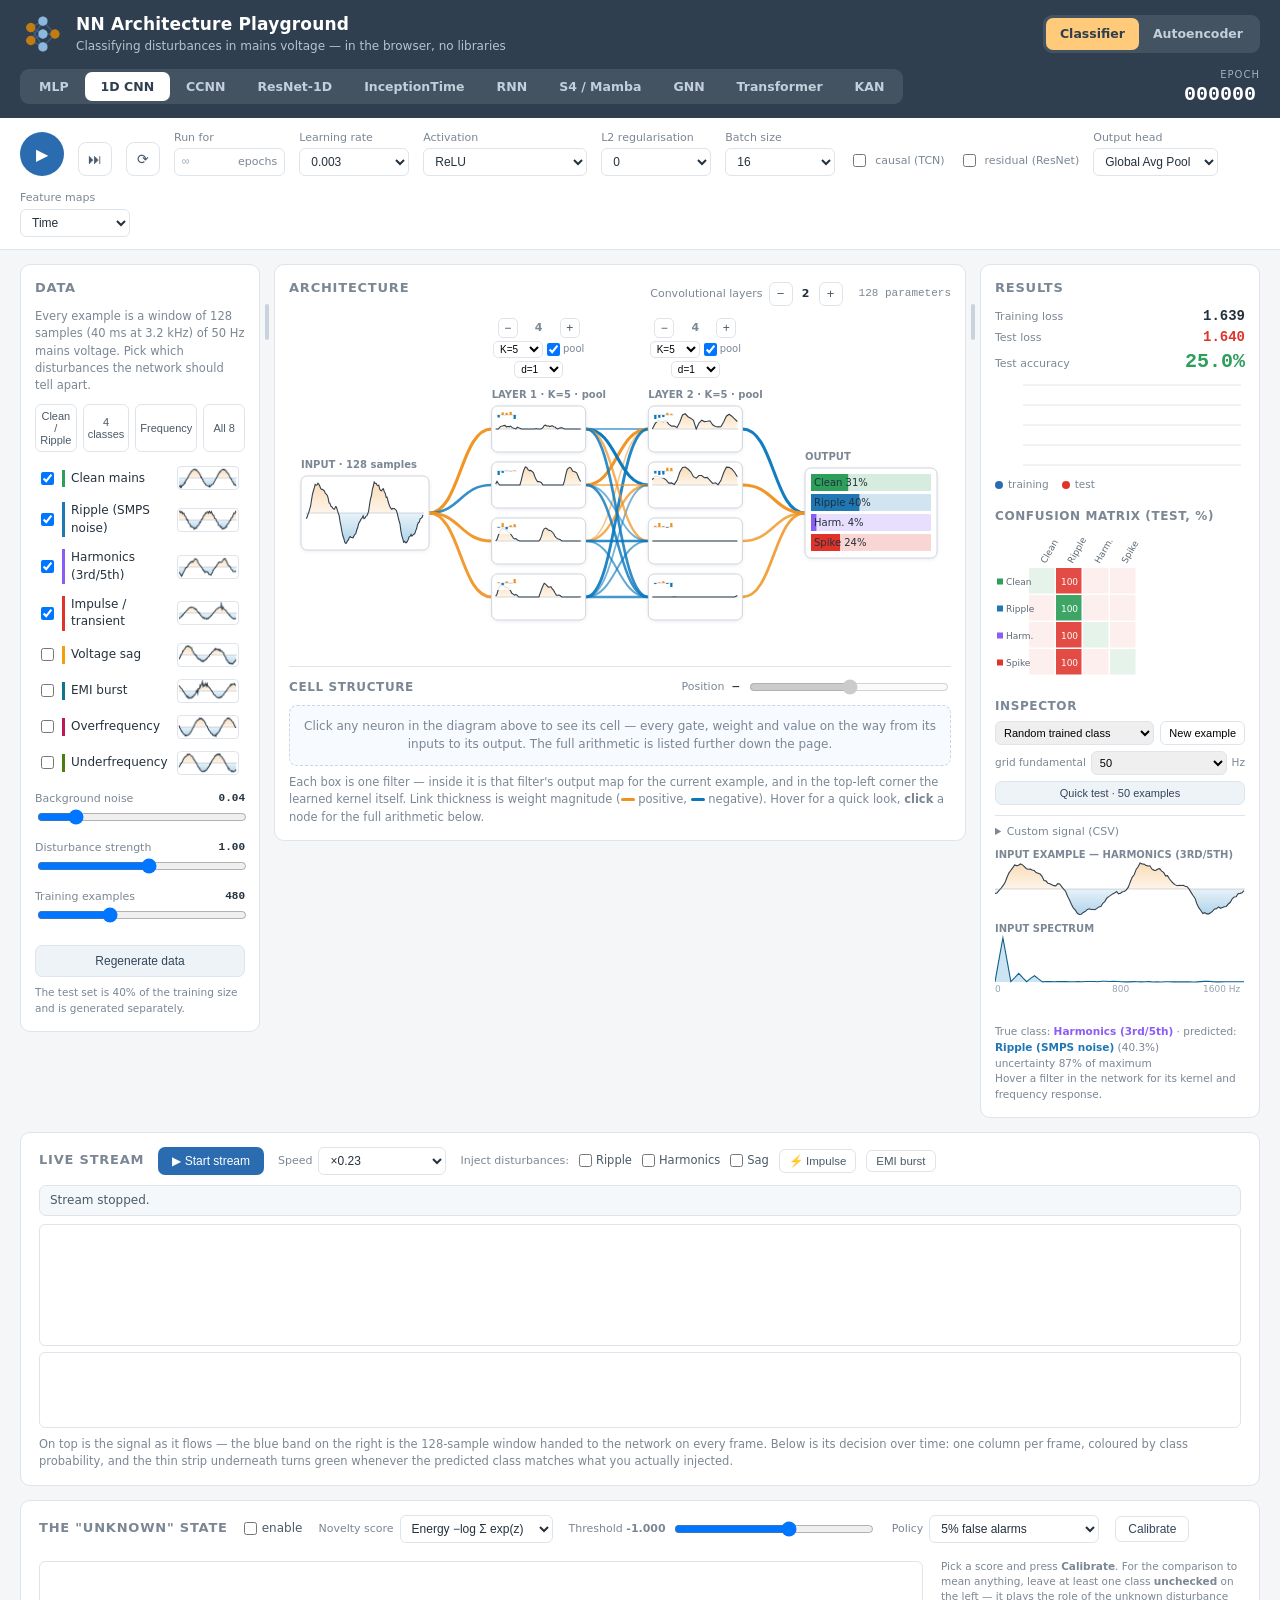
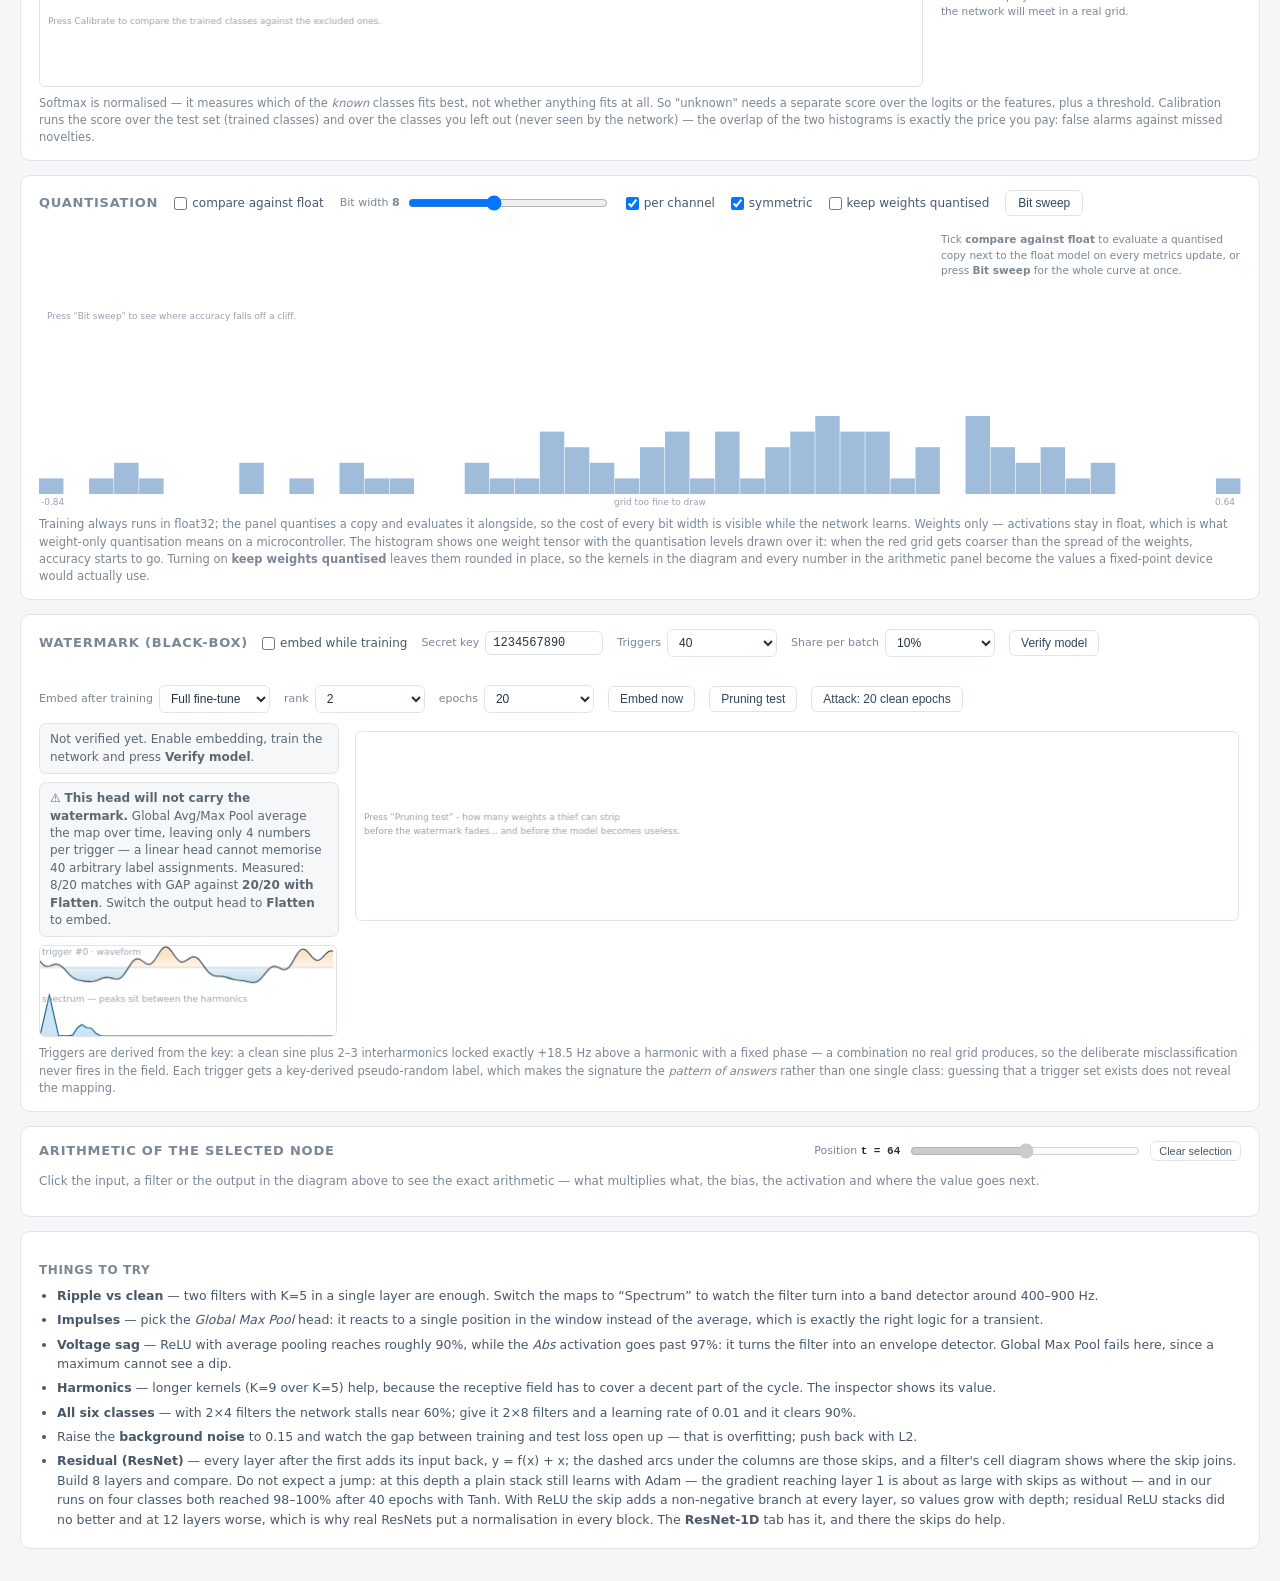
<file: index.html>
<!DOCTYPE html>
<html lang="en">
<head>
<meta charset="utf-8">
<meta name="viewport" content="width=device-width, initial-scale=1">
<title>NN Architecture Playground — power-line disturbances</title>
<meta name="description" content="Interactive neural network playground for time series in the browser: MLP, 1D CNN, continuous CNN, ResNet-1D, InceptionTime, RNN / GRU / LSTM, S4 / Mamba, GNN, Transformer and KAN learn to classify power-line disturbances, with every weight, activation and calculation shown. No libraries, no install.">
<meta name="author" content="EnkodPrime">
<link rel="canonical" href="https://enkodprime.github.io/Playground_NN_architectures/">
<meta property="og:type" content="website">
<meta property="og:site_name" content="Enkod">
<meta property="og:title" content="NN Architecture Playground — power-line disturbances">
<meta property="og:description" content="Interactive neural network playground for time series in the browser: MLP, 1D CNN, continuous CNN, ResNet-1D, InceptionTime, RNN / GRU / LSTM, S4 / Mamba, GNN, Transformer and KAN learn to classify power-line disturbances, with every weight, activation and calculation shown. No libraries, no install.">
<meta property="og:url" content="https://enkodprime.github.io/Playground_NN_architectures/">
<meta property="og:image" content="https://enkodprime.github.io/Playground_NN_architectures/img/enkod-logo.png">
<meta name="twitter:card" content="summary">
<script type="application/ld+json">{"@context": "https://schema.org", "@type": "WebApplication", "name": "NN Architecture Playground", "description": "Interactive neural network playground for time series in the browser: MLP, 1D CNN, continuous CNN, ResNet-1D, InceptionTime, RNN / GRU / LSTM, S4 / Mamba, GNN, Transformer and KAN learn to classify power-line disturbances, with every weight, activation and calculation shown. No libraries, no install.", "url": "https://enkodprime.github.io/Playground_NN_architectures/", "image": "https://enkodprime.github.io/Playground_NN_architectures/img/enkod-logo.png", "applicationCategory": "EducationalApplication", "operatingSystem": "Any (runs in a web browser)", "isAccessibleForFree": true, "inLanguage": "en", "author": {"@type": "Person", "name": "EnkodPrime", "url": "https://github.com/EnkodPrime"}, "sameAs": "https://github.com/EnkodPrime/Playground_NN_architectures"}</script>
<link rel="icon" type="image/png" href="img/enkod-logo.png">
<link rel="stylesheet" href="css/style.css?v=43">
</head>
<body>

<header class="topbar">
  <div class="brand">
    <img class="logo" src="img/enkod-logo.png" alt="Enkod">
    <div>
      <h1>NN Architecture Playground</h1>
      <p>Classifying disturbances in mains voltage — in the browser, no libraries</p>
    </div>
  </div>
  <nav class="pagesw">
    <a href="index.html" class="on">Classifier</a>
    <a href="autoencoder.html">Autoencoder</a>
  </nav>
  <nav class="archsw" role="tablist">
    <button id="archMlp" role="tab">MLP</button>
    <button id="archCnn" class="on" role="tab">1D CNN</button>
    <button id="archCc" role="tab">CCNN</button>
    <button id="archRes" role="tab">ResNet-1D</button>
    <button id="archInc" role="tab">InceptionTime</button>
    <button id="archRnn" role="tab">RNN</button>
    <button id="archSsm" role="tab">S4 / Mamba</button>
    <button id="archGnn" role="tab">GNN</button>
    <button id="archTf" role="tab">Transformer</button>
    <button id="archKan" role="tab">KAN</button>
  </nav>
  <div class="epochbox">
    <span class="lbl">Epoch</span>
    <span id="epoch" class="val">000,000</span><span id="epochTgt" class="tgt"></span>
  </div>
</header>

<section class="toolbar">
  <button id="btnPlay" class="play" title="Run / pause">▶</button>
  <button id="btnStep" class="icon" title="One epoch">⏭</button>
  <button id="btnReset" class="icon" title="Reset the weights">⟳</button>

  <label class="ctl"><span>Run for</span>
    <span class="epochsfield">
      <input type="text" id="runEpochs" list="epochPresets" inputmode="numeric" placeholder="∞"
             title="How many epochs one press of ▶ runs. Leave it empty to train until you pause.">
      <em>epochs</em>
    </span>
    <datalist id="epochPresets">
      <option value="50"></option><option value="100"></option><option value="200"></option>
      <option value="500"></option><option value="1000"></option>
    </datalist>
  </label>

  <label class="ctl"><span>Learning rate</span>
    <select id="lr">
      <option>0.0003</option><option>0.001</option><option selected>0.003</option>
      <option>0.01</option><option>0.03</option><option>0.1</option>
    </select>
  </label>

  <label class="ctl actctl"><span>Activation</span>
    <select id="act">
      <option value="relu" selected>ReLU</option>
      <option value="tanh">Tanh</option>
      <option value="leaky">Leaky ReLU</option>
      <option value="abs">Abs (envelope detector)</option>
    </select>
  </label>

  <label class="ctl rnnonly"><span>Cell</span>
    <select id="cell">
      <option value="gru" selected>GRU</option>
      <option value="lstm">LSTM</option>
      <option value="rnn">Simple RNN (tanh)</option>
    </select>
  </label>

  <label class="ctl"><span>L2 regularisation</span>
    <select id="l2">
      <option value="0" selected>0</option>
      <option value="0.0001">0.0001</option>
      <option value="0.001">0.001</option>
      <option value="0.01">0.01</option>
    </select>
  </label>

  <label class="ctl"><span>Batch size</span>
    <select id="batch">
      <option>4</option><option>8</option><option selected>16</option><option>32</option>
    </select>
  </label>

  <label class="ctl cnnonly inline" style="align-self:flex-end;padding-bottom:6px">
    <input type="checkbox" id="causal"> causal (TCN)
  </label>

  <label class="ctl ccnnonly"><span>Kernel span</span>
    <select id="ccSpan">
      <option value="16">±16 samples (±5 ms)</option>
      <option value="32" selected>±32 samples (±10 ms)</option>
      <option value="63">±63 samples (±20 ms)</option>
    </select>
  </label>

  <label class="ctl ccnnonly inline" style="align-self:flex-end;padding-bottom:6px"
         title="Learn a Gaussian mask on every layer's kernel — how far it reaches (FlexConv)">
    <input type="checkbox" id="ccFlex" checked> FlexConv (learn the size)
  </label>

  <div class="ctl ccnnonly" style="align-self:flex-end">
    <button id="ccRate" class="wide" style="padding:5px 10px;font-size:12px"
            title="Evaluate the trained network on the test set resampled to 6.4 kHz">Test at 6.4 kHz</button>
    <span id="ccRateOut" style="font-size:11px;color:var(--muted)"></span>
  </div>

  <label class="ctl tfonly"><span>Tokens</span>
    <select id="tfTok">
      <option value="conv" selected>conv K=7, max per patch (CCT)</option>
      <option value="linear">linear patch (ViT)</option>
    </select>
  </label>

  <label class="ctl tfonly"><span>Width d</span>
    <select id="tfD">
      <option value="4">4 per token</option><option value="8" selected>8 per token</option>
      <option value="12">12 per token</option>
    </select>
  </label>

  <label class="ctl tfonly"><span>Heads</span>
    <select id="tfHeads">
      <option value="1">1</option><option value="2" selected>2</option><option value="4">4</option>
    </select>
  </label>

  <label class="ctl tfonly inline" style="align-self:flex-end;padding-bottom:6px"
         title="Each token may only attend to itself and earlier tokens — the decoder (GPT) form a Transformer uses on a stream">
    <input type="checkbox" id="tfCausal"> causal (decoder)
  </label>

  <label class="ctl deeponly inline" style="align-self:flex-end;padding-bottom:6px"
         title="ResNet-1D: a skip around every block. InceptionTime: one shortcut around three modules.">
    <input type="checkbox" id="skip" checked> skip connections
  </label>

  <label class="ctl deeponly inline" style="align-self:flex-end;padding-bottom:6px"
         title="Normalise every convolution's output over its channels and positions (layer norm — the originals use batch norm, which needs a whole mini-batch)">
    <input type="checkbox" id="bn" checked> layer norm
  </label>

  <label class="ctl cnnonly inline" style="align-self:flex-end;padding-bottom:6px"
         title="Add a skip y = f(x) + x around every layer after the first. For the full ResNet-1D, with normalisation, see its tab.">
    <input type="checkbox" id="residual"> residual (ResNet)
  </label>

  <label class="ctl cnnonly"><span>Output head</span>
    <select id="head">
      <option value="gap" selected>Global Avg Pool</option>
      <option value="gmp">Global Max Pool</option>
      <option value="flat">Flatten</option>
    </select>
  </label>

  <label class="ctl ssmonly"><span>State space model</span>
    <select id="ssmMode">
      <option value="s4" selected>S4D — diagonal, time-invariant</option>
      <option value="mamba">Mamba — selective (S6)</option>
    </select>
  </label>

  <label class="ctl ssmonly"><span>State dim N</span>
    <select id="stateDim">
      <option>4</option><option selected>8</option><option>16</option>
    </select>
  </label>

  <label class="ctl gnnonly"><span>Aggregation</span>
    <select id="agg">
      <option value="mean" selected>Mean of neighbours</option>
      <option value="max">Max of neighbours</option>
      <option value="sum">Sum of neighbours</option>
    </select>
  </label>

  <label class="ctl seqonly"><span>Readout</span>
    <select id="readout">
      <option value="mean" selected>Mean over time</option>
      <option value="last">Last state</option>
      <option value="max">Max over time</option>
    </select>
  </label>

  <label class="ctl"><span>Feature maps</span>
    <select id="mode">
      <option value="time" selected>Time</option>
      <option value="freq">Spectrum</option>
    </select>
  </label>
</section>

<main class="grid">

  <!-- ============================= DATA ============================= -->
  <aside class="panel">
    <h2>Data</h2>
    <p class="hint">Every example is a window of 128 samples (40&nbsp;ms at 3.2&nbsp;kHz) of
      50&nbsp;Hz mains voltage. Pick which disturbances the network should tell apart.</p>

    <div class="presets">
      <button data-preset="binary">Clean / Ripple</button>
      <button data-preset="four">4 classes</button>
      <button data-preset="freq">Frequency</button>
      <button data-preset="all">All 8</button>
    </div>

    <div id="classList" class="classlist"></div>

    <label class="slider">
      <span>Background noise <b id="noiseVal">0.04</b></span>
      <input type="range" id="noise" min="0" max="0.25" step="0.005" value="0.04">
    </label>

    <label class="slider">
      <span>Disturbance strength <b id="strVal">1.00</b></span>
      <input type="range" id="strength" min="0.3" max="1.6" step="0.05" value="1.0">
    </label>

    <label class="slider">
      <span>Training examples <b id="ntrainVal">480</b></span>
      <input type="range" id="ntrain" min="120" max="1200" step="60" value="480">
    </label>

    <button id="btnData" class="wide">Regenerate data</button>
    <p class="hint small">The test set is 40% of the training size and is generated separately.</p>
  </aside>

  <div class="gutter" data-side="left" role="separator" aria-orientation="vertical" tabindex="0"
       aria-label="Resize the Data column" title="Drag to resize · double-click to reset"></div>

  <!-- ========================== ARCHITECTURE ========================== -->
  <section class="panel center">
    <div class="centerhead">
      <h2>Architecture</h2>
      <div class="layerbtns">
        <span id="layerLbl">Convolutional layers</span>
        <button id="layMinus">−</button>
        <b id="layCount">2</b>
        <button id="layPlus">+</button>
        <span class="params" id="paramCount">— parameters</span>
      </div>
    </div>
    <div id="netWrap" class="netwrap">
      <div id="layerControls" class="layerctl"></div>
      <canvas id="net"></canvas>
    </div>
    <div id="flowBox" class="flowbox">
      <div class="flowhead">
        <span id="flowTitle" class="flowtitle">Cell structure</span>
        <label class="flowpos">Position <b id="flowTval">—</b>
          <input type="range" id="flowTpos" min="0" max="127" value="64" disabled></label>
      </div>
      <div id="flowBody"></div>
    </div>
    <p class="hint cnnonly">Each box is one filter — inside it is that filter's output map for the
      current example, and in the top-left corner the learned kernel itself. Link thickness is
      weight magnitude (<span class="sw pos"></span> positive, <span class="sw neg"></span>
      negative). Hover for a quick look, <b>click</b> a node for the full arithmetic below.</p>
    <p class="hint ccnnonly">Each box is one channel's map, as in the 1D CNN — but every kernel is a continuous function of time,
      drawn by a small network and sampled at the 3.2 kHz grid (the curve in the corner). A learned Gaussian mask decides how far
      it reaches; the column label says how many taps still count. <b>Click</b> a channel to see the kernel network, the mask
      and the convolution at t.</p>
    <p class="hint tfonly">The window is cut into 16 patches of 8 samples (2.5 ms); each becomes a token of d numbers —
      by default the largest response of d short filters in that patch (a convolutional tokenizer).
      Every box is one of those d dimensions across the 16 tokens. Above each encoder column is its attention map —
      row: the token that looks, column: the token it looks at, averaged over the heads; hover a box for each head
      on its own. <b>Click</b> a box to follow one token through attention and the feed-forward net; the slider picks
      the token.</p>
    <p class="hint resnetonly">Each column is one residual block — three convolutions (K = 8, 5, 3 by default),
      layer norm after each, and a skip from the block input added before the last ReLU; each box is one output
      channel's map. The dashed window is everything the block can see around t. <b>Click</b> a channel for the
      block's cell — conv, norm, ReLU, skip — and the arithmetic below.</p>
    <p class="hint inceptonly">Each column is one Inception module: a 1×1 bottleneck, three convolutions of
      length 5, 11 and 23 side by side and a max-pool branch, stacked into one map, normalised and passed
      through ReLU. The coloured tag on every box says which branch the channel comes from. <b>Click</b> a channel
      to see all four branches at t; hover one for how strongly each branch responds to this example.</p>
    <p class="hint mlponly">Each box is one hidden unit. In the first layer it shows the unit's
      128 weights — one per sample, a fixed template laid over the window (<span class="sw pos"></span>
      positive, <span class="sw neg"></span> negative); deeper boxes show the weights from the units
      before. The bar at the bottom is the unit's output for this example. <b>Click</b> a unit for its
      cell and arithmetic; in the first layer, where you click picks the input sample t.</p>
    <p class="hint kanonly">Each box is one KAN node. In the first layer it shows φ(x<sub>i</sub>) — what
      each of its 128 edges delivers for this example; deeper boxes draw one learned edge function per
      input, with a red dot where this example lands. The node only adds its edges up; the bar is its
      value. <b>Click</b> a node for its edge functions and spline coefficients.</p>
    <p class="hint rnnonly">Each box is one hidden unit — inside it is its state h<sub>t</sub>
      across the whole window, which is what a recurrent net actually computes. Link thickness is
      the size of the input weights (<span class="sw pos"></span> positive,
      <span class="sw neg"></span> negative). With a bidirectional layer, → units read the window
      forwards and ← units backwards. <b>Click</b> a unit for the step-by-step recurrence below.</p>
  </section>

  <div class="gutter" data-side="right" role="separator" aria-orientation="vertical" tabindex="0"
       aria-label="Resize the Results column" title="Drag to resize · double-click to reset"></div>

  <!-- ============================ RESULTS ============================ -->
  <aside class="panel">
    <h2>Results</h2>
    <div class="metrics">
      <div><span class="lbl">Training loss</span><span id="lossTrain" class="val">—</span></div>
      <div><span class="lbl">Test loss</span><span id="lossTest" class="val red">—</span></div>
      <div><span class="lbl">Test accuracy</span><span id="accTest" class="val big">—</span></div>
      <div id="rejRow" class="hidden"><span class="lbl">Rejected as unknown</span><span id="rejVal" class="val">—</span></div>
    </div>
    <canvas id="loss" class="chart"></canvas>
    <div class="legend"><span class="dot blue"></span>training <span class="dot red"></span>test</div>

    <h3>Confusion matrix (test, %)</h3>
    <canvas id="conf" class="chart"></canvas>

    <h3>Inspector</h3>
    <div class="probe">
      <select id="probeClass"></select>
      <button id="btnProbe">New example</button>
    </div>
    <div class="probe" style="margin-top:6px">
      <label class="csvopt" style="margin:0;flex:1">grid fundamental
        <select id="probeF0">
          <option>10</option><option>20</option><option>30</option><option>40</option>
          <option value="50" selected>50</option><option>60</option><option>70</option>
          <option>80</option><option>100</option>
        </select> Hz
      </label>
    </div>
    <button id="btnQuick" class="wide small">Quick test · 50 examples</button>
    <div id="qtResult" class="qt"></div>

    <details class="custom">
      <summary>Custom signal (CSV)</summary>
      <textarea id="csvIn" placeholder="Numbers separated by commas, spaces or newlines.&#10;Ideally 128 values = 40 ms (2 cycles of 50 Hz); any other count is resampled."></textarea>
      <label class="csvopt"><input type="checkbox" id="csvNorm" checked> remove DC and normalise to amplitude 1</label>
      <button id="csvLoad" class="wide small">Load as example</button>
      <p id="csvMsg" class="hint small"></p>
    </details>

    <canvas id="inspect" class="chart"></canvas>
    <p id="inspectText" class="hint small">Hover a filter in the network to see its kernel,
      its frequency response and its output map.</p>
  </aside>
</main>

<section class="streampanel" id="streamPanel">
  <div class="streamhead">
    <h2>Live stream</h2>
    <button id="strToggle" class="strplay">▶ Start stream</button>
    <label class="ctl inline"><span>Speed</span>
      <select id="strSpeed">
        <option value="4">×0.08 (very slow)</option>
        <option value="12" selected>×0.23</option>
        <option value="27">×0.5</option>
        <option value="53">real time</option>
      </select>
    </label>
    <div class="gen">
      <span class="genlbl">Inject disturbances:</span>
      <label><input type="checkbox" id="ctlRipple"> Ripple</label>
      <label><input type="checkbox" id="ctlHarm"> Harmonics</label>
      <label><input type="checkbox" id="ctlSag"> Sag</label>
      <button id="ctlSpike">⚡ Impulse</button>
      <button id="ctlBurst">EMI burst</button>
      <label id="csvSrcWrap" class="hidden"><input type="checkbox" id="ctlCsvSrc"> from custom signal</label>
    </div>
  </div>
  <div id="strStatus" class="strstatus">Stream stopped.</div>
  <canvas id="scope" class="chart"></canvas>
  <canvas id="ribbon" class="chart"></canvas>
  <p class="hint">On top is the signal as it flows — the blue band on the right is the 128-sample
    window handed to the network on every frame. Below is its decision over time: one column per
    frame, coloured by class probability, and the thin strip underneath turns green whenever the
    predicted class matches what you actually injected.</p>
</section>

<section class="oodpanel" id="oodPanel">
  <div class="oodhead">
    <h2>The "unknown" state</h2>
    <label class="oodsw"><input type="checkbox" id="oodOn"> enable</label>
    <label class="ctl inline"><span>Novelty score</span>
      <select id="oodScore">
        <option value="energy" selected>Energy −log Σ exp(z)</option>
        <option value="msp">1 − max softmax</option>
        <option value="ent">Normalised entropy</option>
        <option value="knn">k-NN in feature space</option>
      </select>
    </label>
    <label class="ctl inline"><span>Threshold <b id="oodThrVal">—</b></span>
      <input type="range" id="oodThr" min="0" max="1" step="0.001" value="0.5">
    </label>
    <label class="ctl inline"><span>Policy</span>
      <select id="oodTarget">
        <option value="0.01">1% false alarms</option>
        <option value="0.05" selected>5% false alarms</option>
        <option value="0.1">10% false alarms</option>
        <option value="youden">max separation (Youden)</option>
      </select>
    </label>
    <button id="oodCal">Calibrate</button>
  </div>
  <div class="oodgrid">
    <canvas id="oodHist" class="chart"></canvas>
    <div id="oodStats" class="oodstats"></div>
  </div>
  <p class="hint">Softmax is normalised — it measures which of the <i>known</i> classes fits best,
    not whether anything fits at all. So "unknown" needs a separate score over the logits or the
    features, plus a threshold. Calibration runs the score over the test set (trained classes) and
    over the classes you left out (never seen by the network) — the overlap of the two histograms
    is exactly the price you pay: false alarms against missed novelties.</p>
</section>

<section class="oodpanel" id="quantPanel">
  <div class="oodhead">
    <h2>Quantisation</h2>
    <label class="oodsw"><input type="checkbox" id="qOn"> compare against float</label>
    <label class="ctl inline"><span>Bit width <b id="qBitsVal">8</b></span>
      <input type="range" id="qBits" min="2" max="16" step="1" value="8">
    </label>
    <label class="oodsw"><input type="checkbox" id="qPerCh" checked> per channel</label>
    <label class="oodsw"><input type="checkbox" id="qSym" checked> symmetric</label>
    <label class="oodsw"><input type="checkbox" id="qFreeze"> keep weights quantised</label>
    <button id="qSweepBtn">Bit sweep</button>
  </div>
  <div class="oodgrid">
    <canvas id="qSweep" class="chart"></canvas>
    <div id="qStats" class="oodstats"></div>
  </div>
  <canvas id="qHist" class="chart"></canvas>
  <p class="hint">Training always runs in float32; the panel quantises a copy and evaluates it
    alongside, so the cost of every bit width is visible while the network learns. Weights only —
    activations stay in float, which is what weight-only quantisation means on a microcontroller.
    The histogram shows one weight tensor with the quantisation levels drawn over it: when the red
    grid gets coarser than the spread of the weights, accuracy starts to go. Turning on
    <b>keep weights quantised</b> leaves them rounded in place, so the kernels in the diagram and
    every number in the arithmetic panel become the values a fixed-point device would actually use.</p>
</section>

<section class="wmpanel" id="wmPanel">
  <div class="wmhead">
    <h2>Watermark (black-box)</h2>
    <label class="oodsw"><input type="checkbox" id="wmOn"> embed while training</label>
    <label class="ctl inline"><span>Secret key</span><input type="text" id="wmKey" value="1234567890"></label>
    <label class="ctl inline"><span>Triggers</span>
      <select id="wmT"><option>20</option><option selected>40</option><option>80</option></select>
    </label>
    <label class="ctl inline"><span>Share per batch</span>
      <select id="wmRate">
        <option value="0.03">3%</option><option value="0.05">5%</option>
        <option value="0.1" selected>10%</option><option value="0.2">20%</option>
      </select>
    </label>
    <button id="wmVerifyBtn">Verify model</button>
    <span class="wmbreak"></span>
    <label class="ctl inline"><span>Embed after training</span>
      <select id="wmPostMode">
        <option value="full" selected>Full fine-tune</option>
        <option value="lora">LoRA adapter</option>
      </select>
    </label>
    <label class="ctl inline"><span>rank</span>
      <select id="wmRank"><option>1</option><option selected>2</option><option>4</option></select>
    </label>
    <label class="ctl inline"><span>epochs</span>
      <select id="wmPostEp"><option>10</option><option selected>20</option><option>40</option></select>
    </label>
    <button id="wmEmbedBtn">Embed now</button>
    <button id="wmUndoPostBtn" class="hidden">Undo embedding</button>
    <button id="wmPruneBtn">Pruning test</button>
    <button id="wmFtBtn">Attack: 20 clean epochs</button>
    <button id="wmUndoBtn" class="hidden">Restore weights</button>
  </div>
  <div class="wmgrid">
    <div>
      <div id="wmStats" class="oodstats"></div>
      <canvas id="wmSig" class="chart"></canvas>
    </div>
    <canvas id="wmSweep" class="chart"></canvas>
  </div>
  <p class="hint">Triggers are derived from the key: a clean sine plus 2–3 interharmonics locked
    exactly +18.5&nbsp;Hz above a harmonic with a fixed phase — a combination no real grid produces,
    so the deliberate misclassification never fires in the field. Each trigger gets a key-derived
    pseudo-random label, which makes the signature the <i>pattern of answers</i> rather than one
    single class: guessing that a trigger set exists does not reveal the mapping.</p>
</section>

<section class="mathpanel" id="mathPanel">
  <div class="mathhead">
    <h2 id="mathTitle">Arithmetic of the selected node</h2>
    <div class="posctl">
      <label>Position <b id="tposVal">t = 64</b></label>
      <input type="range" id="tpos" min="0" max="127" value="64">
      <button id="btnClearSel">Clear selection</button>
    </div>
  </div>
  <div id="mathBody" class="mathbody"></div>
</section>

<footer class="notes">
  <h3 class="ccnnonly">Things to try — CCNN</h3>
  <ul class="ccnnonly">
    <li><b>Change the sample rate.</b> Train 30 epochs on <i>4 classes</i>, then press <i>Test at 6.4 kHz</i>: the test set
      is resampled to twice the rate and run twice — once with every kernel read on a grid twice as fine, once with the
      same taps as before, which is all an ordinary convolution could do. In our runs the first kept its accuracy
      (89% → 83%, 64% → 64%, 53% → 54%) and the second fell to near chance (42%, 28%, 27%). The kernel is a function of
      time, not a list of taps.</li>
    <li><b>A kernel is a curve.</b> Hover a channel: its kernels are drawn as continuous functions over ±10 ms, with the
      mask dashed and the frequency response below. Click it to follow Δt through the kernel network, the mask, the
      taps actually used and the convolution at t.</li>
    <li><b>FlexConv learns the reach.</b> A Gaussian mask with a learned width σ decides how far each layer's kernel
      looks; the column label says how many taps still count. In our runs layer 1 kept about 51–53 of 65 taps and
      layer 2 widened to the whole span. Without the mask the same network reached 53% where it reached 64–89% with it.</li>
    <li><b>Span.</b> After 15 epochs: ±16 samples 65%, ±32 samples 89%, ±63 samples 58% (one run each). ±32 — one
      50 Hz cycle in all — is the default.</li>
    <li><b>What it costs.</b> About 1,000 parameters, but every epoch takes some fifteen times as long as the 2×4 CNN's
      (430 against 28 ms here): the kernels are long and generated afresh at every step. On four classes after 30 epochs
      64–89% against 68% for the CNN; on all eight 39% against 38%.</li>
    <li><b>Why the starting point matters.</b> The kernel network is a small SIREN: a sine layer whose frequency must grow
      with the span, or it can only draw smooth, low-pass kernels that never see a 420–900 Hz ripple. Its output is also
      rescaled on a few training windows before training (LSUV). Without these two the network stayed at 25%.</li>
  </ul>

  <h3 class="tfonly">Things to try — Transformer</h3>
  <ul class="tfonly">
    <li><b>The tokens make the difference.</b> Switch <i>Tokens</i> between the two. With linear patches each
      token is eight raw voltages, and attention has to discover from 480 windows what a ripple or an impulse
      looks like. With the convolutional tokenizer each token already says how strongly d short filters fired
      in its 2.5 ms. On four classes after 30 epochs at the default learning rate: conv tokens 68–79%, linear
      patches 55–63%, the 2×4 CNN 58–70%; on all eight classes after 40 epochs conv tokens 59% against 38% for
      the CNN. This is the fix the Compact Convolutional Transformer brought to small datasets.</li>
    <li><b>Where attention looks depends on the tokens.</b> With linear patches an impulse lights up a column:
      layer 1 put 0.18–0.23 of every token's attention on the patch with the impulse, three to four times an
      even share (1/16 = 0.06). With conv tokens the impulse is already in its token, and attention stayed at
      about an even share (0.05) — it mostly averages. Hover the encoder boxes to see each head.</li>
    <li><b>Heads need room.</b> Every head gets d / heads numbers for its queries and keys. With one, q·k is a
      single product and attention can hardly tell the tokens apart — d = 4 with 4 heads gave 37–47% — so a
      head always gets at least two, and the options that would break that are switched off.</li>
    <li><b>Encoder vs decoder.</b> Tick <i>causal</i>: the maps turn triangular, because a token may only look
      at itself and the past — the form a Transformer uses on a stream. Here it did as well (78–94%): the
      classifier averages all tokens at the end anyway.</li>
    <li><b>Follow one token.</b> Click a box: in the token column the cell shows the filter at the 8 samples of
      the patch, the max and the position; in an encoder column it follows the token through LN, its attention
      over all 16 tokens as bars, the weighted sum, W<sub>o</sub>, the residual and the feed-forward net.</li>
  </ul>

  <h3 class="resnetonly">Things to try — ResNet-1D</h3>
  <ul class="resnetonly">
    <li><b>Normalisation is the big lever.</b> Build 3 blocks (9 convolutions), pick <i>4 classes</i>, run
      20 epochs, and switch <i>layer norm</i> and <i>skip connections</i> on and off. In our runs (two
      each): layer norm with skips 99–100%, layer norm without skips 96–97%, no normalisation 69–91%.
      Without a norm, every ReLU block only adds, and the values grow from block to block.</li>
    <li><b>Skips on top.</b> With layer norm on, the skips are worth a few more points at the end
      (99–100% against 96–97%) — the difference the 1D CNN's residual toggle could not show without
      normalisation.</li>
    <li><b>Against the plain CNN.</b> After 20 epochs, two blocks of 6 channels reach 94–99% on four
      classes where the 2×4 CNN is at 44–58%, and 55% on all eight classes where it is at 17%.</li>
    <li><b>Why layer norm and not batch norm.</b> Batch norm needs a whole mini-batch at once; this
      engine trains one example at a time. A batch norm that used running averages instead made
      training worse (38–66%), so each map is normalised over its own channels and positions. Click a
      channel: the cell diagram shows conv → LN → ReLU three times, and the skip joining before the
      last ReLU; the table lists μ, σ, γ and β.</li>
  </ul>

  <h3 class="inceptonly">Things to try — InceptionTime</h3>
  <ul class="inceptonly">
    <li><b>Which branch answers?</b> Train on <i>All 8</i>, then hover a channel of module 1: the bars
      show how strongly each branch responds to the current example. In our runs the long K=23 branch
      was clearly the most active for <i>Harmonics</i> (0.48 against 0.31–0.36 for every other class)
      — a kernel that long covers enough of the cycle to see the 3rd and 5th harmonic.</li>
    <li><b>Four views at once.</b> Click a channel: the cell diagram shows the bottleneck, all four
      branches with their value at t, and how the stacked map is normalised. Move t along the window
      and watch the four values change.</li>
    <li><b>A slow starter.</b> The loss can sit at ln 4 ≈ 1.39 — equal odds for every class — for
      several epochs before it moves. On four classes, two modules reached 44–88% after 10 epochs and
      up to 99% after 20, but about one run in five was still at 25%. If it has not moved after 10
      epochs, press ⟳ for a fresh start; a faster learning rate does not help.</li>
    <li><b>The shortcut.</b> With three modules the original adds one shortcut around all of them,
      through a 1×1 convolution — the arc from the input to module 3. <i>Skip connections</i> turns it
      off.</li>
  </ul>

  <h3 class="mlponly">Things to try — MLP</h3>
  <ul class="mlponly">
    <li><b>Same task, no convolution.</b> Pick <i>Clean / Ripple</i> and run 60 epochs here and in the
      1D CNN playground. The 2×4 CNN (118 parameters) reaches about 99% test accuracy; this MLP with 8
      units (1,050 parameters) stays near 50% — a coin toss.</li>
    <li><b>Why.</b> Hover a first-layer unit: its 128 weights are a template fixed to positions in the
      window. The ripple is a small 420–900 Hz tone at a random frequency and phase, so a fixed template
      cannot catch it wherever it sits. A CNN uses the same few weights at every position and then
      averages — where the ripple is no longer matters.</li>
    <li><b>Memorising instead of learning.</b> Set <i>Run for</i> to 300. Training accuracy climbs past
      90% while test accuracy stays around 60–70%: the MLP learns the training windows, not the
      disturbance. Watch the two loss curves drift apart.</li>
    <li><b>Spectrum view.</b> Switch <i>Feature maps</i> to Spectrum: each first-layer box then shows
      which frequencies its template matches.</li>
  </ul>

  <h3 class="kanonly">Things to try — KAN</h3>
  <ul class="kanonly">
    <li><b>Every edge is a function.</b> Hover a node in layer 2: its box draws one learned curve per
      input, and the red dot is where the current example lands. Click it for the coefficients:
      φ(x) = w<sub>b</sub>·silu(x) + Σ c<sub>m</sub>·B<sub>m</sub>(x), with cubic B-splines on a grid
      of 5 intervals — 9 numbers per edge.</li>
    <li><b>The node does nothing but add.</b> An MLP puts the nonlinearity on the node and a single
      weight on the edge; a KAN turns that around. Compare the cell diagram of a KAN node with an
      MLP unit.</li>
    <li><b>Same weakness as the MLP, only stronger.</b> The first layer has a curve for every input
      sample — 128 × 4 edges × 9 = 4,608 parameters and nothing shared across positions. On
      <i>Clean / Ripple</i> training accuracy reaches about 98% after 300 epochs while test accuracy
      stays near 60%.</li>
    <li><b>The grid follows the data.</b> A first-layer node adds 128 edges, so its value can be ±40
      — far outside a spline grid of −2 … 2. Layer 2 therefore reads its inputs standardised,
      u = (h − μ)/σ, with μ and σ tracked during training; the shaded band in its curves is that grid
      in the units that actually arrive.</li>
  </ul>

  <h3 class="gnnonly">Things to try — GNN</h3>
  <ul class="gnnonly">
    <li><b>The graph is not given, it is built.</b> A single voltage window has no natural graph, so
      the signal makes one: sample i sees sample j when everything between them is lower. Nothing
      here is learned — the topology is a function of the waveform.</li>
    <li><b>Look at the arc diagram</b> in the inspector while switching the example class. A clean
      sine gives an almost regular graph with max degree around 8; a single impulse becomes a hub
      that sees roughly twice as far. That difference is what the network reads.</li>
    <li><b>Aggregation matters.</b> Mean smooths the neighbourhood, max picks the loudest neighbour
      — which suits impulses, since a hub node then inherits the peak directly.</li>
    <li><b>Two layers reach two hops.</b> With one layer a node only knows its neighbours; add a
      layer and information travels one hop further. Click a channel in layer 2 and compare its
      inputs with layer 1.</li>
    <li>Node features are only value, step difference and magnitude — no frequency information at
      all. Whatever the network learns about ripple or harmonics has to come through the topology.</li>
  </ul>

  <h3 class="ssmonly">Things to try — S4 / Mamba</h3>
  <ul class="ssmonly">
    <li><b>S4D is a convolution in disguise.</b> Nothing in it depends on the input, so the whole
      layer collapses to one FIR kernel of the full window length. Hover a channel: the inspector
      shows that exact kernel and its frequency response, computed from the state modes.</li>
    <li><b>Read the mode table.</b> Click a channel: each mode has |Ā| — how much of the state
      survives one sample, so memory ≈ 1/(1−|Ā|) — and a resonant frequency taken from the angle of
      Ā. That is how a handful of state variables cover the whole band.</li>
    <li><b>Δ is the timescale.</b> One number per channel decides both memory length and where the
      modes sit in frequency. Channels are initialised across decades so they cover different bands.</li>
    <li><b>Switch to Mamba</b> and the kernel disappears from the inspector — replaced by Δ(t).
      Making Δ, B and C depend on the input breaks time invariance, which is exactly what lets the
      model ignore some samples and write others into the state.</li>
    <li>Both blocks end in a nonlinearity — SiLU for S4, the gate branch for Mamba. Without it the
      recurrence is linear and the entire stack collapses into a single linear map, which cannot
      separate these classes at all.</li>
  </ul>

  <h3 class="rnnonly">Things to try — RNN</h3>
  <ul class="rnnonly">
    <li><b>Start with GRU</b>, mean readout, 8 units. It is the fastest of the three to converge
      here: roughly 97% on four classes within a hundred epochs.</li>
    <li><b>Simple RNN vs gated cells</b> — the plain tanh cell stalls around 50%. Backpropagating
      through 128 steps without gates is the vanishing-gradient problem, live.</li>
    <li><b>LSTM</b> needs noticeably more epochs than GRU on this task, and its cell state can
      saturate: click a unit and watch |c| in the state update — once tanh(c) sits at ±1, the
      gradient through it is gone.</li>
    <li><b>Readout matters</b> — <i>last state</i> forces the network to carry information all the
      way to the end of the window, while <i>mean over time</i> lets every step contribute. Impulses
      favour <i>max</i>.</li>
    <li><b>Bidirectional</b> doubles the units: → ones read the window forwards, ← ones backwards.
      Click a ← unit and see how the highlighted history flips to the other side of the window.</li>
    <li>Compare with the CNN on the same data: a convolution sees a fixed receptive field, while a
      recurrent unit sees <b>everything up to t</b> — the selection overlay shows the difference.</li>
  </ul>

  <h3 class="cnnonly">Things to try</h3>
  <ul class="cnnonly">
    <li><b>Ripple vs clean</b> — two filters with K=5 in a single layer are enough. Switch the maps
      to “Spectrum” to watch the filter turn into a band detector around 400–900&nbsp;Hz.</li>
    <li><b>Impulses</b> — pick the <i>Global Max Pool</i> head: it reacts to a single position in the
      window instead of the average, which is exactly the right logic for a transient.</li>
    <li><b>Voltage sag</b> — ReLU with average pooling reaches roughly 90%, while the <i>Abs</i>
      activation goes past 97%: it turns the filter into an envelope detector. Global Max Pool fails
      here, since a maximum cannot see a dip.</li>
    <li><b>Harmonics</b> — longer kernels (K=9 over K=5) help, because the receptive field has to
      cover a decent part of the cycle. The inspector shows its value.</li>
    <li><b>All six classes</b> — with 2×4 filters the network stalls near 60%; give it 2×8 filters
      and a learning rate of 0.01 and it clears 90%.</li>
    <li>Raise the <b>background noise</b> to 0.15 and watch the gap between training and test loss
      open up — that is overfitting; push back with L2.</li>
    <li><b>Residual (ResNet)</b> — every layer after the first adds its input back, y = f(x) + x; the
      dashed arcs under the columns are those skips, and a filter's cell diagram shows where the skip
      joins. Build 8 layers and compare. Do not expect a jump: at this depth a plain stack still
      learns with Adam — the gradient reaching layer 1 is about as large with skips as without — and
      in our runs on four classes both reached 98–100% after 40 epochs with Tanh. With ReLU the skip
      adds a non-negative branch at every layer, so values grow with depth; residual ReLU stacks did
      no better and at 12 layers worse, which is why real ResNets put a normalisation in every
      block. The <b>ResNet-1D</b> tab has it, and there the skips do help.</li>
  </ul>
</footer>

<script src="js/signal.js?v=43"></script>
<script src="js/fft.js?v=43"></script>
<script src="js/nn.js?v=43"></script>
<script src="js/rnn.js?v=43"></script>
<script src="js/ssm.js?v=43"></script>
<script src="js/gnn.js?v=43"></script>
<script src="js/viz.js?v=43"></script>
<script src="js/stream.js?v=43"></script>
<script src="js/ood.js?v=43"></script>
<script src="js/watermark.js?v=43"></script>
<script src="js/mlp.js?v=43"></script>
<script src="js/ccnn.js?v=43"></script>
<script src="js/transformer.js?v=43"></script>
<script src="js/blocks.js?v=43"></script>
<script src="js/kan.js?v=43"></script>
<script src="js/quant.js?v=43"></script>
<script src="js/flow.js?v=43"></script>
<script src="js/ui.js?v=43"></script>
<script src="js/main.js?v=43"></script>
</body>
</html>
</file>
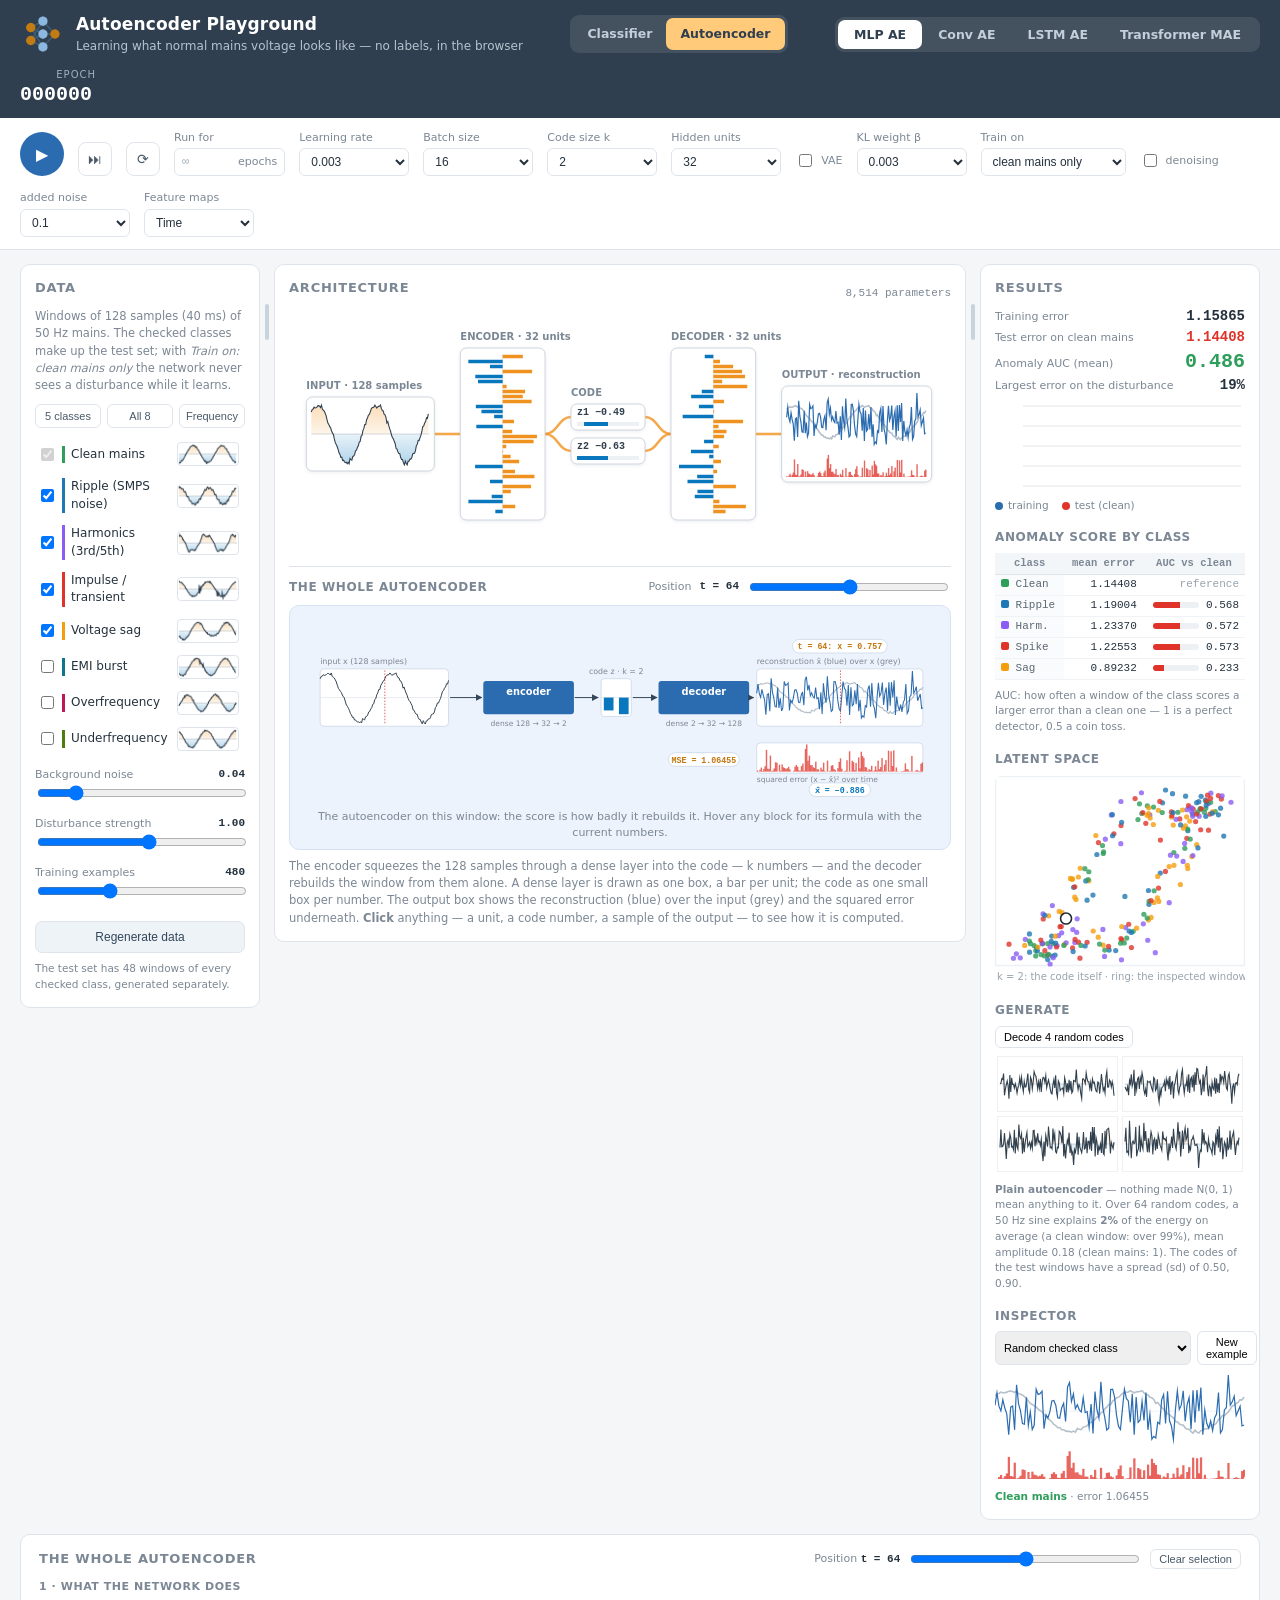
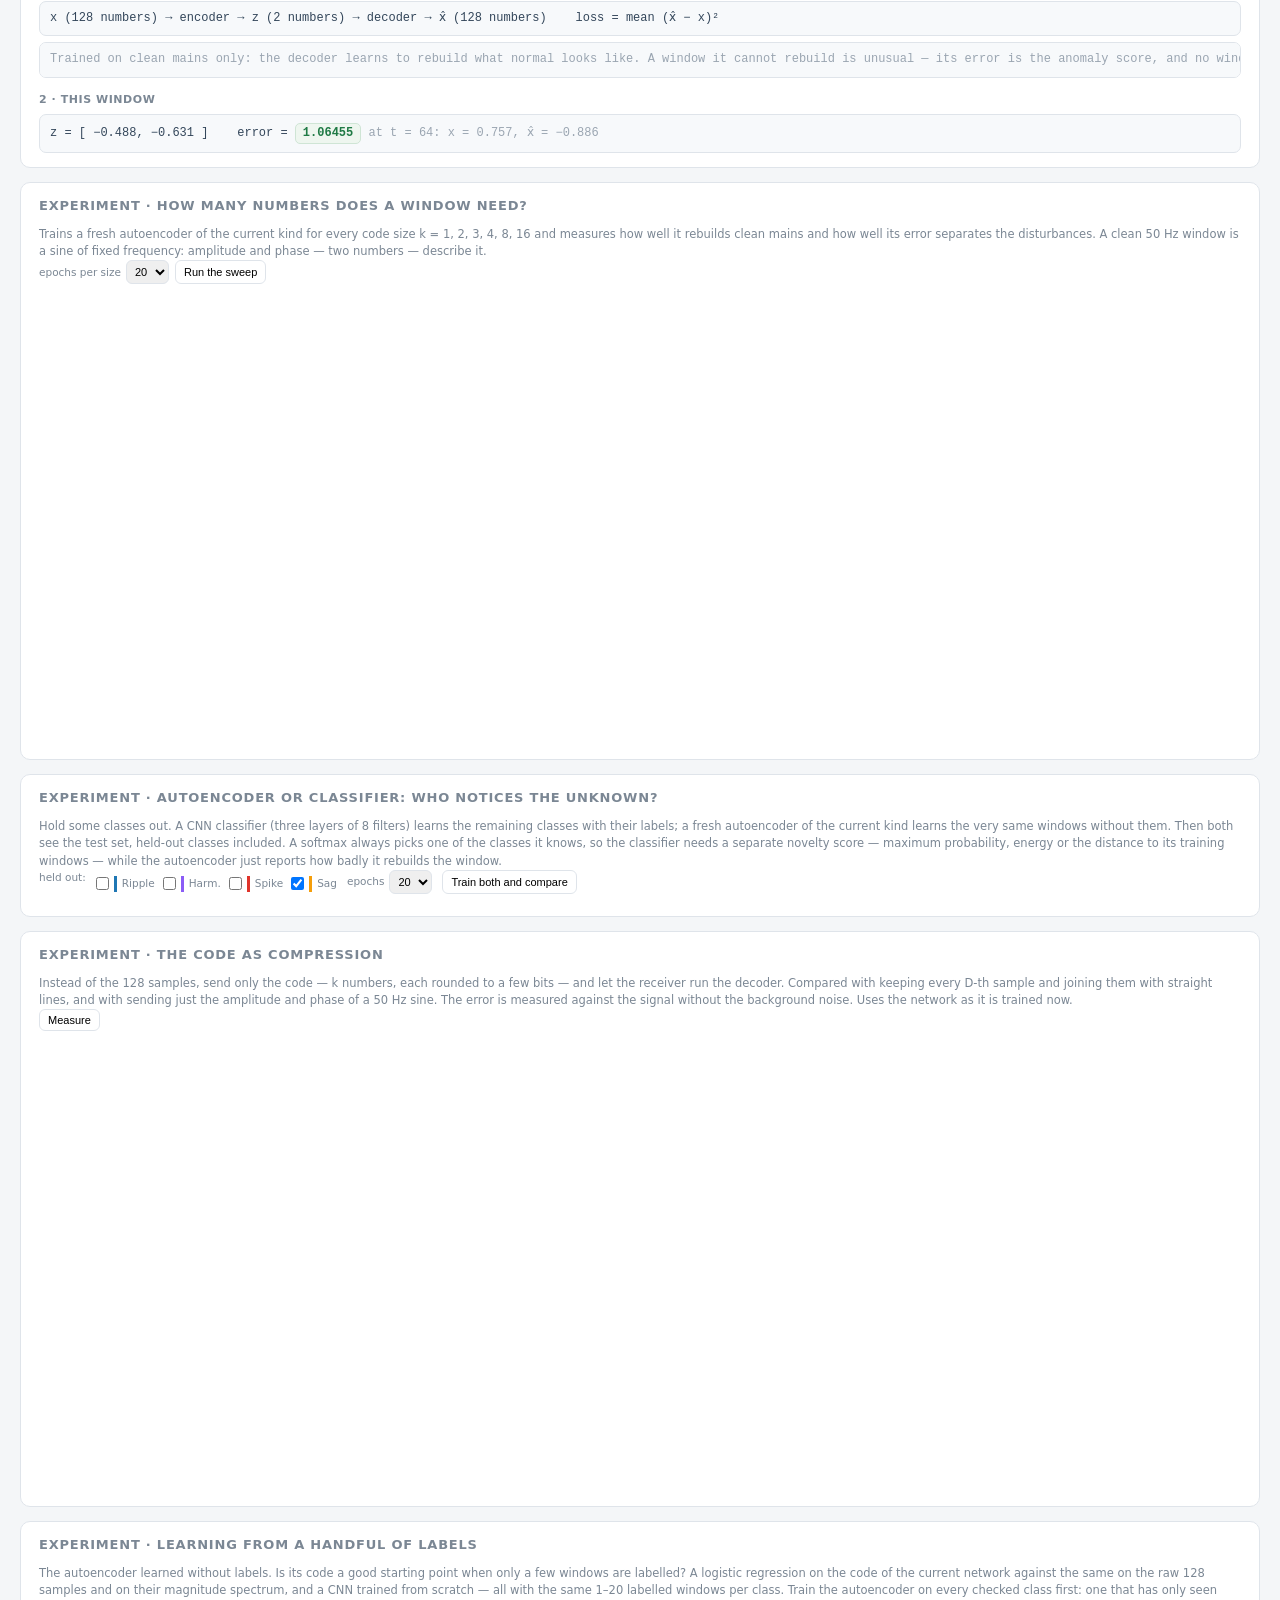
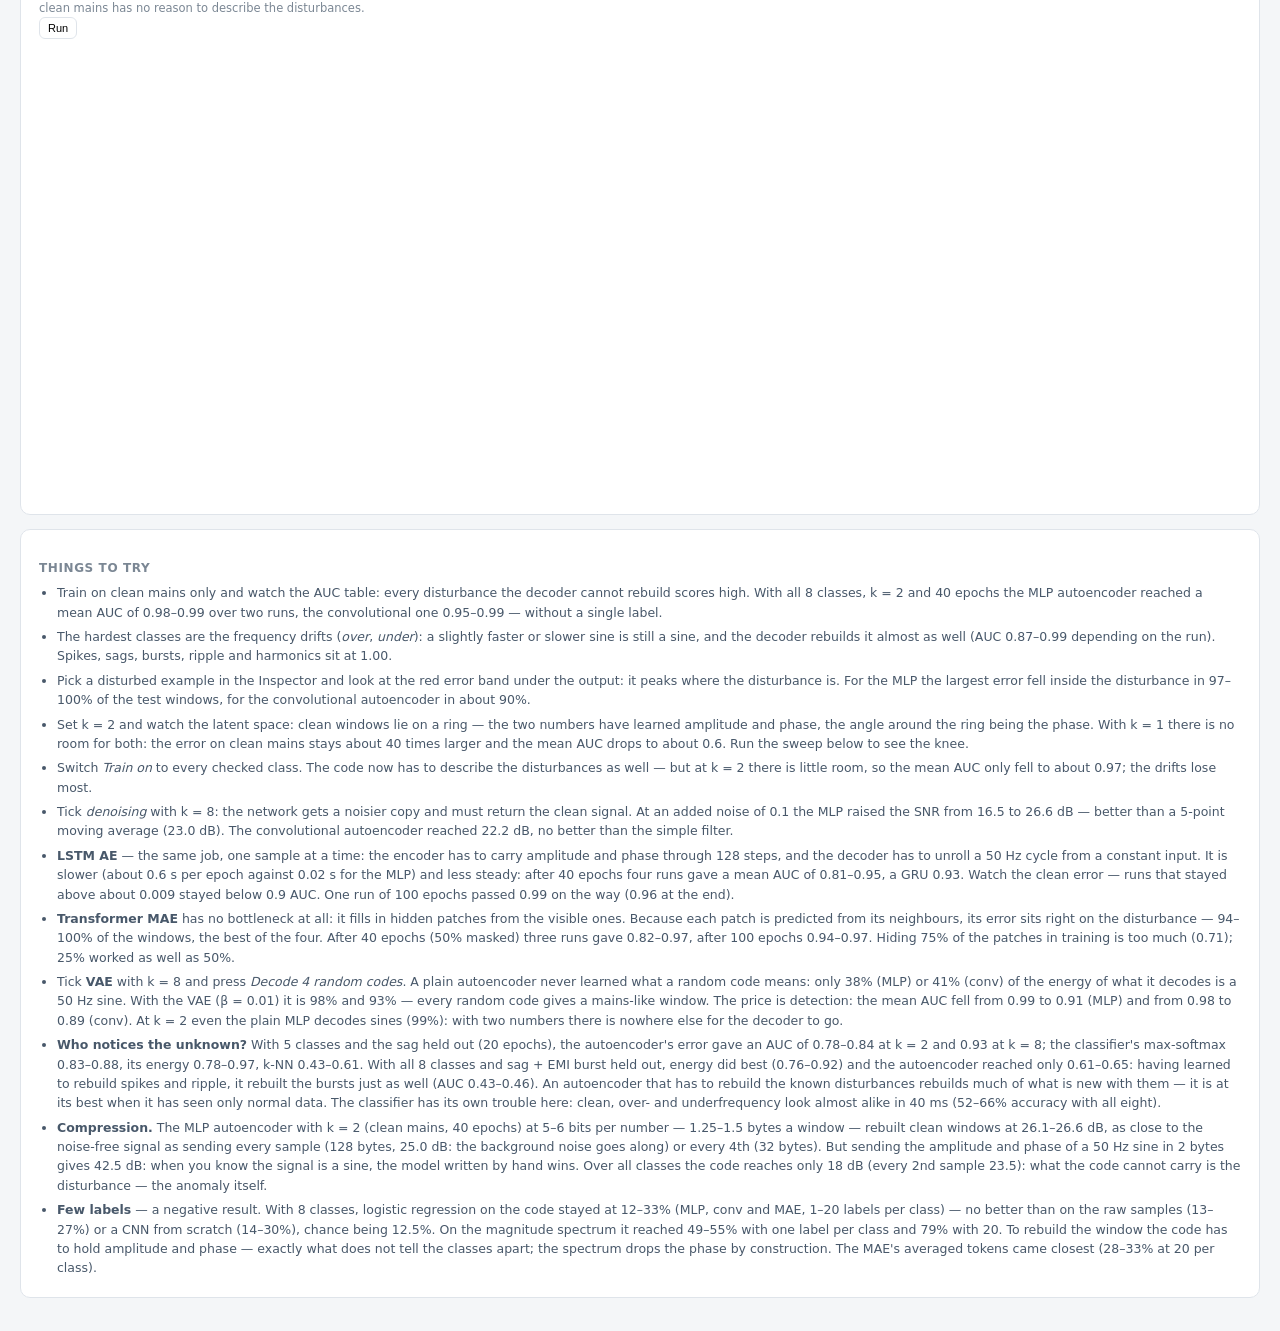
<file: autoencoder.html>
<!DOCTYPE html>
<html lang="en">
<head>
<meta charset="utf-8">
<meta name="viewport" content="width=device-width, initial-scale=1">
<title>Autoencoder Playground — power-line disturbances</title>
<meta name="description" content="Interactive autoencoder playground in the browser: MLP, convolutional, LSTM and masked Transformer autoencoders and VAEs learn what normal 50 Hz mains voltage looks like and detect anomalies without labels — with latent space, reconstruction error, compression and few-label experiments.">
<meta name="author" content="EnkodPrime">
<link rel="canonical" href="https://enkodprime.github.io/Playground_NN_architectures/autoencoder.html">
<meta property="og:type" content="website">
<meta property="og:site_name" content="Enkod">
<meta property="og:title" content="Autoencoder Playground — power-line disturbances">
<meta property="og:description" content="Interactive autoencoder playground in the browser: MLP, convolutional, LSTM and masked Transformer autoencoders and VAEs learn what normal 50 Hz mains voltage looks like and detect anomalies without labels — with latent space, reconstruction error, compression and few-label experiments.">
<meta property="og:url" content="https://enkodprime.github.io/Playground_NN_architectures/autoencoder.html">
<meta property="og:image" content="https://enkodprime.github.io/Playground_NN_architectures/img/enkod-logo.png">
<meta name="twitter:card" content="summary">
<script type="application/ld+json">{"@context": "https://schema.org", "@type": "WebApplication", "name": "Autoencoder Playground", "description": "Interactive autoencoder playground in the browser: MLP, convolutional, LSTM and masked Transformer autoencoders and VAEs learn what normal 50 Hz mains voltage looks like and detect anomalies without labels — with latent space, reconstruction error, compression and few-label experiments.", "url": "https://enkodprime.github.io/Playground_NN_architectures/autoencoder.html", "image": "https://enkodprime.github.io/Playground_NN_architectures/img/enkod-logo.png", "applicationCategory": "EducationalApplication", "operatingSystem": "Any (runs in a web browser)", "isAccessibleForFree": true, "inLanguage": "en", "author": {"@type": "Person", "name": "EnkodPrime", "url": "https://github.com/EnkodPrime"}, "sameAs": "https://github.com/EnkodPrime/Playground_NN_architectures"}</script>
<link rel="icon" type="image/png" href="img/enkod-logo.png">
<link rel="stylesheet" href="css/style.css?v=43">
</head>
<body class="ae ae-mlp">

<header class="topbar">
  <div class="brand">
    <img class="logo" src="img/enkod-logo.png" alt="Enkod">
    <div>
      <h1>Autoencoder Playground</h1>
      <p>Learning what normal mains voltage looks like — no labels, in the browser</p>
    </div>
  </div>
  <nav class="pagesw">
    <a href="index.html">Classifier</a>
    <a href="autoencoder.html" class="on">Autoencoder</a>
  </nav>
  <nav class="archsw" role="tablist">
    <button data-kind="mlp" class="on" role="tab">MLP AE</button>
    <button data-kind="conv" role="tab">Conv AE</button>
    <button data-kind="lstm" role="tab">LSTM AE</button>
    <button data-kind="mae" role="tab">Transformer MAE</button>
  </nav>
  <div class="epochbox">
    <span class="lbl">Epoch</span>
    <span id="epoch" class="val">000000</span><span id="epochTgt" class="tgt"></span>
  </div>
</header>

<section class="toolbar">
  <button id="btnPlay" class="play" title="Run / pause">▶</button>
  <button id="btnStep" class="icon" title="One epoch">⏭</button>
  <button id="btnReset" class="icon" title="Reset the weights">⟳</button>

  <label class="ctl"><span>Run for</span>
    <span class="epochsfield">
      <input type="text" id="runEpochs" list="epochPresets" inputmode="numeric" placeholder="∞"
             title="How many epochs one press of ▶ runs. Leave it empty to train until you pause.">
      <em>epochs</em>
    </span>
    <datalist id="epochPresets">
      <option value="50"></option><option value="100"></option><option value="200"></option>
      <option value="500"></option><option value="1000"></option>
    </datalist>
  </label>

  <label class="ctl"><span>Learning rate</span>
    <select id="lr">
      <option>0.0003</option><option>0.001</option><option selected>0.003</option>
      <option>0.01</option><option>0.03</option>
    </select>
  </label>

  <label class="ctl"><span>Batch size</span>
    <select id="batch"><option>4</option><option>8</option><option selected>16</option><option>32</option></select>
  </label>

  <label class="ctl ae-notmae"><span>Code size k</span>
    <select id="codeK" title="How many numbers the bottleneck keeps of the 128">
      <option>1</option><option selected>2</option><option>3</option><option>4</option>
      <option>8</option><option>16</option>
    </select>
  </label>

  <label class="ctl ae-mlponly"><span>Hidden units</span>
    <select id="hidden"><option>16</option><option selected>32</option><option>64</option></select>
  </label>

  <label class="ctl ae-convonly"><span>Filters</span>
    <select id="filters"><option>2</option><option selected>4</option><option>8</option></select>
  </label>

  <label class="ctl ae-lstmonly"><span>Cell</span>
    <select id="cell"><option value="lstm" selected>LSTM</option><option value="gru">GRU</option></select>
  </label>

  <label class="ctl ae-lstmonly"><span>Units</span>
    <select id="units"><option>8</option><option selected>16</option><option>32</option></select>
  </label>

  <label class="ctl ae-maeonly"><span>Encoder layers</span>
    <select id="maeLayers"><option>1</option><option selected>2</option><option>3</option></select>
  </label>

  <label class="ctl ae-maeonly"><span>Masked in training</span>
    <select id="maskRatio" title="Share of the 16 patches hidden in every training window">
      <option value="0.25">25%</option><option value="0.5" selected>50%</option><option value="0.75">75%</option>
    </select>
  </label>

  <label class="ctl inline ae-notmae" style="align-self:flex-end;padding-bottom:6px"
         title="Variational: the code is sampled around a mean, and a KL term pulls the codes towards N(0, 1)">
    <input type="checkbox" id="vae"> VAE
  </label>
  <label class="ctl ae-notmae"><span>KL weight β</span>
    <select id="beta"><option>0.001</option><option selected>0.003</option><option>0.01</option><option>0.03</option></select>
  </label>

  <label class="ctl"><span>Train on</span>
    <select id="trainOn" title="What the autoencoder learns to rebuild">
      <option value="clean" selected>clean mains only</option>
      <option value="all">every checked class</option>
    </select>
  </label>

  <label class="ctl inline" style="align-self:flex-end;padding-bottom:6px"
         title="Feed a noisier copy and ask for the noise-free signal back">
    <input type="checkbox" id="denoise"> denoising
  </label>
  <label class="ctl"><span>added noise</span>
    <select id="dnNoise"><option>0.05</option><option selected>0.1</option><option>0.2</option></select>
  </label>

  <label class="ctl"><span>Feature maps</span>
    <select id="mode"><option value="time" selected>Time</option><option value="freq">Spectrum</option></select>
  </label>
</section>

<main class="grid">

  <!-- ============================= DATA ============================= -->
  <aside class="panel">
    <h2>Data</h2>
    <p class="hint">Windows of 128 samples (40&nbsp;ms) of 50&nbsp;Hz mains. The checked classes make up the
      test set; with <i>Train on: clean mains only</i> the network never sees a disturbance while it learns.</p>
    <div class="presets">
      <button data-classes="clean,ripple,harm,spike,sag">5 classes</button>
      <button data-classes="clean,ripple,harm,spike,sag,burst,over,under">All 8</button>
      <button data-classes="clean,over,under">Frequency</button>
    </div>
    <div id="classList" class="classlist"></div>
    <label class="slider">
      <span>Background noise <b id="noiseVal">0.04</b></span>
      <input type="range" id="noise" min="0" max="0.25" step="0.005" value="0.04">
    </label>
    <label class="slider">
      <span>Disturbance strength <b id="strVal">1.00</b></span>
      <input type="range" id="strength" min="0.3" max="1.6" step="0.05" value="1.0">
    </label>
    <label class="slider">
      <span>Training examples <b id="ntrainVal">480</b></span>
      <input type="range" id="ntrain" min="120" max="1200" step="60" value="480">
    </label>
    <button id="btnData" class="wide">Regenerate data</button>
    <p class="hint small">The test set has 48 windows of every checked class, generated separately.</p>
  </aside>

  <div class="gutter" data-side="left" role="separator" aria-orientation="vertical" tabindex="0"
       aria-label="Resize the Data column" title="Drag to resize · double-click to reset"></div>

  <!-- ========================== ARCHITECTURE ========================== -->
  <section class="panel center">
    <div class="centerhead">
      <h2>Architecture</h2>
      <div class="layerbtns"><span class="params" id="paramCount">— parameters</span></div>
    </div>
    <div id="netWrap" class="netwrap">
      <canvas id="net"></canvas>
    </div>
    <div id="flowBox" class="flowbox">
      <div class="flowhead">
        <span id="flowTitle" class="flowtitle">The whole autoencoder</span>
        <label class="flowpos">Position <b id="flowTval">—</b>
          <input type="range" id="flowTpos" min="0" max="127" value="64"></label>
      </div>
      <div id="flowBody"></div>
    </div>
    <p class="hint ae-mlponly">The encoder squeezes the 128 samples through a dense layer into the code — k numbers —
      and the decoder rebuilds the window from them alone. A dense layer is drawn as one box, a bar per unit;
      the code as one small box per number. The output box shows the reconstruction (blue) over the input (grey)
      and the squared error underneath. <b>Click</b> anything — a unit, a code number, a sample of the output — to
      see how it is computed.</p>
    <p class="hint ae-convonly">The encoder halves the length three times — convolution, ReLU, max pool:
      128 → 64 → 32 → 16 — and a dense layer turns the last maps into the code; the decoder goes back the same way,
      repeating every value (upsampling) before each convolution. Every box is one channel's map. The output box
      shows the reconstruction (blue) over the input (grey) and the squared error underneath. <b>Click</b> a box for
      its arithmetic.</p>
    <p class="hint ae-lstmonly">The encoder reads the 128 samples one at a time; only its <b>last</b> state goes into the
      code. The decoder gets the same k numbers at every step and has to unroll the window from them; a linear readout
      turns its state into the sample. Each box holds a whole layer: a row per unit, a column per step, orange positive,
      blue negative. <b>Click</b> a row at a step for the cell's gates at that moment.</p>
    <p class="hint ae-maeonly">No bottleneck here: the window is cut into 16 patches of 8 samples, some patches are
      replaced by a learned [MASK] vector (hatched), and the Transformer fills them in from the rest. Each box is a
      row per dimension, a column per token; the squares above are the attention maps. To score a window it runs four
      times, hiding every fourth patch each time, so every patch is predicted once without being seen. <b>Click</b> a
      token for its arithmetic, or a sample of the output to see the pass that hides its patch.</p>
  </section>

  <div class="gutter" data-side="right" role="separator" aria-orientation="vertical" tabindex="0"
       aria-label="Resize the Results column" title="Drag to resize · double-click to reset"></div>

  <!-- ============================ RESULTS ============================ -->
  <aside class="panel">
    <h2>Results</h2>
    <div class="metrics">
      <div><span class="lbl">Training error</span><span id="lossTrain" class="val">—</span></div>
      <div><span class="lbl">Test error on clean mains</span><span id="lossTest" class="val red">—</span></div>
      <div><span class="lbl">Anomaly AUC (mean)</span><span id="aucMean" class="val big">—</span></div>
      <div id="locRow" class="hidden"><span class="lbl">Largest error on the disturbance</span><span id="locVal" class="val">—</span></div>
      <div id="snrRow" class="hidden"><span class="lbl">Denoising SNR</span><span id="snrVal" class="val" style="font-size:11px">—</span></div>
    </div>
    <canvas id="loss" class="chart"></canvas>
    <div class="legend"><span class="dot blue"></span>training <span class="dot red"></span>test (clean)</div>

    <h3>Anomaly score by class</h3>
    <div id="aucTable"></div>
    <p class="hint small">AUC: how often a window of the class scores a larger error than a clean one — 1 is a perfect
      detector, 0.5 a coin toss.</p>

    <h3>Latent space</h3>
    <canvas id="latent" class="chart"></canvas>

    <div class="ae-notmae">
      <h3>Generate</h3>
      <div class="probe"><button id="btnGen">Decode 4 random codes</button></div>
      <canvas id="gen" class="chart" style="margin-top:6px"></canvas>
      <p id="genText" class="hint small">Draws z from N(0, 1) and runs the decoder alone. A VAE is trained to make that
        work; a plain autoencoder never was.</p>
    </div>

    <h3>Inspector</h3>
    <div class="probe">
      <select id="probeClass"></select>
      <button id="btnProbe">New example</button>
    </div>
    <canvas id="recon" class="chart" style="margin-top:6px"></canvas>
    <p id="reconText" class="hint small"></p>
  </aside>
</main>

<section class="mathpanel" id="mathPanel">
  <div class="mathhead">
    <h2 id="mathTitle">The whole autoencoder</h2>
    <div class="posctl">
      <label>Position <b id="tposVal">t = 64</b></label>
      <input type="range" id="tpos" min="0" max="127" value="64">
      <button id="btnClearSel">Clear selection</button>
    </div>
  </div>
  <div id="mathBody" class="mathbody"></div>
</section>

<section class="oodpanel ae-notmae" id="sweepPanel">
  <h2>Experiment · how many numbers does a window need?</h2>
  <p class="hint">Trains a fresh autoencoder of the current kind for every code size k = 1, 2, 3, 4, 8, 16 and measures
    how well it rebuilds clean mains and how well its error separates the disturbances. A clean 50 Hz window is
    a sine of fixed frequency: amplitude and phase — two numbers — describe it.</p>
  <div class="probe" style="max-width:520px">
    <label class="csvopt" style="margin:0">epochs per size
      <select id="sweepEp"><option>10</option><option selected>20</option><option>40</option></select></label>
    <button id="btnSweep">Run the sweep</button>
  </div>
  <p id="sweepMsg" class="hint small"></p>
  <div class="oodgrid">
    <canvas id="sweepChart" class="chart"></canvas>
    <div id="sweepTable"></div>
  </div>
</section>

<section class="oodpanel" id="xpUnkPanel">
  <h2>Experiment · autoencoder or classifier: who notices the unknown?</h2>
  <p class="hint">Hold some classes out. A CNN classifier (three layers of 8 filters) learns the remaining classes with
    their labels; a fresh autoencoder of the current kind learns the very same windows without them. Then both see the
    test set, held-out classes included. A softmax always picks one of the classes it knows, so the classifier needs a
    separate novelty score — maximum probability, energy or the distance to its training windows — while the
    autoencoder just reports how badly it rebuilds the window.</p>
  <div class="probe" style="flex-wrap:wrap;max-width:none;gap:10px">
    <span class="hint small" style="margin:0">held out:</span>
    <span id="xpUnkClasses" style="display:flex;flex-wrap:wrap;gap:8px"></span>
    <label class="csvopt" style="margin:0">epochs
      <select id="xpUnkEp"><option>10</option><option selected>20</option><option>40</option></select></label>
    <button id="btnXpUnk">Train both and compare</button>
  </div>
  <p id="xpUnkMsg" class="hint small"></p>
  <div id="xpUnkTable"></div>
</section>

<section class="oodpanel ae-notmae" id="xpCompPanel">
  <h2>Experiment · the code as compression</h2>
  <p class="hint">Instead of the 128 samples, send only the code — k numbers, each rounded to a few bits — and let the
    receiver run the decoder. Compared with keeping every D-th sample and joining them with straight lines, and with
    sending just the amplitude and phase of a 50 Hz sine. The error is measured against the signal without the
    background noise. Uses the network as it is trained now.</p>
  <div class="probe" style="max-width:520px"><button id="btnXpComp">Measure</button></div>
  <p id="xpCompMsg" class="hint small"></p>
  <div class="oodgrid">
    <canvas id="xpCompChart" class="chart"></canvas>
    <div id="xpCompTable"></div>
  </div>
</section>

<section class="oodpanel" id="xpFewPanel">
  <h2>Experiment · learning from a handful of labels</h2>
  <p class="hint">The autoencoder learned without labels. Is its code a good starting point when only a few windows are
    labelled? A logistic regression on the code of the current network against the same on the raw 128 samples and on
    their magnitude spectrum, and a CNN trained from scratch — all with the same 1–20 labelled windows per class. Train the autoencoder on every checked
    class first: one that has only seen clean mains has no reason to describe the disturbances.</p>
  <div class="probe" style="max-width:520px"><button id="btnXpFew">Run</button></div>
  <p id="xpFewMsg" class="hint small"></p>
  <div class="oodgrid">
    <canvas id="xpFewChart" class="chart"></canvas>
    <div id="xpFewTable"></div>
  </div>
</section>

<footer class="notes">
  <h3>Things to try</h3>
  <ul id="notes">
    <li>Train on clean mains only and watch the AUC table: every disturbance the decoder cannot rebuild scores high.
      With all 8 classes, k = 2 and 40 epochs the MLP autoencoder reached a mean AUC of 0.98–0.99 over two runs,
      the convolutional one 0.95–0.99 — without a single label.</li>
    <li>The hardest classes are the frequency drifts (<i>over</i>, <i>under</i>): a slightly faster or slower sine is
      still a sine, and the decoder rebuilds it almost as well (AUC 0.87–0.99 depending on the run). Spikes, sags,
      bursts, ripple and harmonics sit at 1.00.</li>
    <li>Pick a disturbed example in the Inspector and look at the red error band under the output: it peaks where the
      disturbance is. For the MLP the largest error fell inside the disturbance in 97–100% of the test windows, for
      the convolutional autoencoder in about 90%.</li>
    <li>Set k = 2 and watch the latent space: clean windows lie on a ring — the two numbers have learned amplitude and
      phase, the angle around the ring being the phase. With k = 1 there is no room for both: the error on clean mains
      stays about 40 times larger and the mean AUC drops to about 0.6. Run the sweep below to see the knee.</li>
    <li>Switch <i>Train on</i> to every checked class. The code now has to describe the disturbances as well — but at
      k = 2 there is little room, so the mean AUC only fell to about 0.97; the drifts lose most.</li>
    <li>Tick <i>denoising</i> with k = 8: the network gets a noisier copy and must return the clean signal. At an added
      noise of 0.1 the MLP raised the SNR from 16.5 to 26.6 dB — better than a 5-point moving average (23.0 dB). The
      convolutional autoencoder reached 22.2 dB, no better than the simple filter.</li>
    <li><b>LSTM AE</b> — the same job, one sample at a time: the encoder has to carry amplitude and phase through 128
      steps, and the decoder has to unroll a 50 Hz cycle from a constant input. It is slower (about 0.6 s per epoch
      against 0.02 s for the MLP) and less steady: after 40 epochs four runs gave a mean AUC of 0.81–0.95, a GRU 0.93.
      Watch the clean error — runs that stayed above about 0.009 stayed below 0.9 AUC. One run of 100 epochs passed
      0.99 on the way (0.96 at the end).</li>
    <li><b>Transformer MAE</b> has no bottleneck at all: it fills in hidden patches from the visible ones. Because each
      patch is predicted from its neighbours, its error sits right on the disturbance — 94–100% of the windows, the
      best of the four. After 40 epochs (50% masked) three runs gave 0.82–0.97, after 100 epochs 0.94–0.97.
      Hiding 75% of the patches in training is too much (0.71); 25% worked as well as 50%.</li>
    <li>Tick <b>VAE</b> with k = 8 and press <i>Decode 4 random codes</i>. A plain autoencoder never learned what a
      random code means: only 38% (MLP) or 41% (conv) of the energy of what it decodes is a 50 Hz sine. With the
      VAE (β = 0.01) it is 98% and 93% — every random code gives a mains-like window. The price is detection: the
      mean AUC fell from 0.99 to 0.91 (MLP) and from 0.98 to 0.89 (conv). At k = 2 even the plain MLP decodes
      sines (99%): with two numbers there is nowhere else for the decoder to go.</li>
    <li><b>Who notices the unknown?</b> With 5 classes and the sag held out (20 epochs), the autoencoder's error gave an
      AUC of 0.78–0.84 at k = 2 and 0.93 at k = 8; the classifier's max-softmax 0.83–0.88, its energy 0.78–0.97, k-NN
      0.43–0.61. With all 8 classes and sag + EMI burst held out, energy did best (0.76–0.92) and the autoencoder
      reached only 0.61–0.65: having learned to rebuild spikes and ripple, it rebuilt the bursts just as well (AUC
      0.43–0.46). An autoencoder that has to rebuild the known disturbances rebuilds much of what is new with them —
      it is at its best when it has seen only normal data. The classifier has its own trouble here: clean, over- and
      underfrequency look almost alike in 40 ms (52–66% accuracy with all eight).</li>
    <li><b>Compression.</b> The MLP autoencoder with k = 2 (clean mains, 40 epochs) at 5–6 bits per number —
      1.25–1.5 bytes a window — rebuilt clean windows at 26.1–26.6 dB, as close to the noise-free signal as sending
      every sample (128 bytes, 25.0 dB: the background noise goes along) or every 4th (32 bytes). But sending the
      amplitude and phase of a 50 Hz sine in 2 bytes gives 42.5 dB: when you know the signal is a sine, the model
      written by hand wins. Over all classes the code reaches only 18 dB (every 2nd sample 23.5): what the code cannot
      carry is the disturbance — the anomaly itself.</li>
    <li><b>Few labels</b> — a negative result. With 8 classes, logistic regression on the code stayed at 12–33% (MLP,
      conv and MAE, 1–20 labels per class) — no better than on the raw samples (13–27%) or a CNN from scratch (14–30%),
      chance being 12.5%. On the magnitude spectrum it reached 49–55% with one label per class and 79% with 20. To
      rebuild the window the code has to hold amplitude and phase — exactly what does not tell the classes apart;
      the spectrum drops the phase by construction. The MAE's averaged tokens came closest (28–33% at 20 per class).</li>
  </ul>
</footer>

<script src="js/signal.js?v=43"></script>
<script src="js/fft.js?v=43"></script>
<script src="js/nn.js?v=43"></script>
<script src="js/rnn.js?v=43"></script>
<script src="js/viz.js?v=43"></script>
<script src="js/transformer.js?v=43"></script>
<script src="js/flow.js?v=43"></script>
<script src="js/ae-models.js?v=43"></script>
<script src="js/ae-viz.js?v=43"></script>
<script src="js/ui.js?v=43"></script>
<script src="js/ae-main.js?v=43"></script>
<script src="js/ae-experiments.js?v=43"></script>
</body>
</html>
</file>
<file: css/style.css>
:root{
  --bg:#f4f6f8;
  --panel:#ffffff;
  --line:#dfe4ea;
  --ink:#24313d;
  --muted:#7b8794;
  --blue:#2b6cb0;
  --pos:#f0921f;
  --neg:#0877bd;
  --red:#e0342b;
}
*{box-sizing:border-box}
html,body{margin:0;padding:0}
body{
  background:var(--bg);
  color:var(--ink);
  font:14px/1.45 system-ui,"Segoe UI",Roboto,Arial,sans-serif;
  -webkit-font-smoothing:antialiased;
}
h1,h2,h3{margin:0;font-weight:600}
h2{font-size:13px;text-transform:uppercase;letter-spacing:.06em;color:var(--muted);margin-bottom:10px}
h3{font-size:12px;text-transform:uppercase;letter-spacing:.05em;color:var(--muted);margin:16px 0 6px}

/* ------------------------------------------------------------ topbar */
.topbar{
  display:flex;align-items:center;justify-content:space-between;gap:12px;flex-wrap:wrap;
  padding:12px 20px;background:#2f3f4f;color:#fff;
}
.brand{display:flex;align-items:center;gap:12px}
.logo{width:44px;height:44px;object-fit:contain;display:block;flex:none}
.topbar h1{font-size:17px;letter-spacing:.01em}
.topbar p{margin:1px 0 0;font-size:12px;color:#b6c3cf}
.archsw{display:flex;gap:0;flex-wrap:wrap;background:rgba(255,255,255,.10);border-radius:9px;padding:3px}
.archsw button{
  border:none;background:transparent;color:#c3cfda;cursor:pointer;
  padding:7px 16px;border-radius:7px;font-size:12.5px;font-weight:600;
  font-family:inherit;white-space:nowrap;
}
.archsw button:hover{color:#fff}
.archsw button.on{background:#fff;color:#2f3f4f}
/* every playground shows its own controls, hints and notes and hides the others' */
body.arch-cnn .rnnonly,
body.arch-cnn .ssmonly,
body.arch-cnn .gnnonly,
body.arch-cnn .seqonly,
body.arch-cnn .mlponly,
body.arch-cnn .kanonly,
body.arch-cnn .resnetonly,
body.arch-cnn .inceptonly,
body.arch-cnn .deeponly,
body.arch-cnn .tfonly,
body.arch-cnn .ccnnonly{display:none !important}
body.arch-rnn .cnnonly,
body.arch-rnn .ssmonly,
body.arch-rnn .gnnonly,
body.arch-rnn .mlponly,
body.arch-rnn .kanonly,
body.arch-rnn .resnetonly,
body.arch-rnn .inceptonly,
body.arch-rnn .deeponly,
body.arch-rnn .tfonly,
body.arch-rnn .ccnnonly,
body.arch-rnn .actctl{display:none !important}
body.arch-ssm .cnnonly,
body.arch-ssm .rnnonly,
body.arch-ssm .gnnonly,
body.arch-ssm .mlponly,
body.arch-ssm .kanonly,
body.arch-ssm .resnetonly,
body.arch-ssm .inceptonly,
body.arch-ssm .deeponly,
body.arch-ssm .tfonly,
body.arch-ssm .ccnnonly,
body.arch-ssm .actctl{display:none !important}
body.arch-gnn .cnnonly,
body.arch-gnn .rnnonly,
body.arch-gnn .ssmonly,
body.arch-gnn .mlponly,
body.arch-gnn .kanonly,
body.arch-gnn .resnetonly,
body.arch-gnn .inceptonly,
body.arch-gnn .deeponly,
body.arch-gnn .tfonly,
body.arch-gnn .ccnnonly,
body.arch-gnn .actctl{display:none !important}
body.arch-mlp .cnnonly,
body.arch-mlp .rnnonly,
body.arch-mlp .ssmonly,
body.arch-mlp .gnnonly,
body.arch-mlp .seqonly,
body.arch-mlp .kanonly,
body.arch-mlp .resnetonly,
body.arch-mlp .inceptonly,
body.arch-mlp .deeponly,
body.arch-mlp .tfonly,
body.arch-mlp .ccnnonly{display:none !important}
body.arch-kan .cnnonly,
body.arch-kan .rnnonly,
body.arch-kan .ssmonly,
body.arch-kan .gnnonly,
body.arch-kan .seqonly,
body.arch-kan .mlponly,
body.arch-kan .resnetonly,
body.arch-kan .inceptonly,
body.arch-kan .deeponly,
body.arch-kan .tfonly,
body.arch-kan .ccnnonly,
body.arch-kan .actctl{display:none !important}
body.arch-resnet .cnnonly,
body.arch-resnet .rnnonly,
body.arch-resnet .ssmonly,
body.arch-resnet .gnnonly,
body.arch-resnet .seqonly,
body.arch-resnet .mlponly,
body.arch-resnet .kanonly,
body.arch-resnet .inceptonly,
body.arch-resnet .tfonly,
body.arch-resnet .ccnnonly,
body.arch-resnet .actctl{display:none !important}
body.arch-inception .cnnonly,
body.arch-inception .rnnonly,
body.arch-inception .ssmonly,
body.arch-inception .gnnonly,
body.arch-inception .seqonly,
body.arch-inception .mlponly,
body.arch-inception .kanonly,
body.arch-inception .resnetonly,
body.arch-inception .tfonly,
body.arch-inception .ccnnonly,
body.arch-inception .actctl{display:none !important}
body.arch-transformer .cnnonly,
body.arch-transformer .rnnonly,
body.arch-transformer .ssmonly,
body.arch-transformer .gnnonly,
body.arch-transformer .seqonly,
body.arch-transformer .mlponly,
body.arch-transformer .kanonly,
body.arch-transformer .resnetonly,
body.arch-transformer .inceptonly,
body.arch-transformer .deeponly,
body.arch-transformer .ccnnonly,
body.arch-transformer .actctl{display:none !important}
body.arch-ccnn .cnnonly,
body.arch-ccnn .rnnonly,
body.arch-ccnn .ssmonly,
body.arch-ccnn .gnnonly,
body.arch-ccnn .seqonly,
body.arch-ccnn .mlponly,
body.arch-ccnn .kanonly,
body.arch-ccnn .resnetonly,
body.arch-ccnn .inceptonly,
body.arch-ccnn .deeponly,
body.arch-ccnn .tfonly{display:none !important}
.epochbox{text-align:right}
.epochbox .lbl{display:block;font-size:10px;letter-spacing:.1em;text-transform:uppercase;color:#9fb0be}
.epochbox .val{font:600 20px ui-monospace,Consolas,monospace}
.epochbox .tgt{font:600 13px ui-monospace,Consolas,monospace;color:#9fb0be;margin-left:4px}

/* ----------------------------------------------------------- toolbar */
.toolbar{
  display:flex;align-items:flex-end;gap:14px;flex-wrap:wrap;
  padding:12px 20px;background:var(--panel);border-bottom:1px solid var(--line);
}
.toolbar button.play{
  width:44px;height:44px;border-radius:50%;border:none;cursor:pointer;
  background:var(--blue);color:#fff;font-size:16px;
}
.toolbar button.play.on{background:#c0392b}
.toolbar button.icon{
  width:34px;height:34px;border-radius:8px;border:1px solid var(--line);
  background:#fff;cursor:pointer;font-size:14px;color:#4a5a68;
}
.toolbar button:hover{filter:brightness(.96)}
.ctl{display:flex;flex-direction:column;gap:3px;font-size:11px;color:var(--muted)}
.ctl select{
  border:1px solid var(--line);border-radius:6px;padding:5px 7px;background:#fff;
  color:var(--ink);font-size:12px;min-width:110px;
}
/* the run length is a select you can also type into: presets in the list, any
   number by hand, empty for "until I press pause" */
.epochsfield{
  display:flex;align-items:center;gap:4px;
  border:1px solid var(--line);border-radius:6px;padding:0 7px;background:#fff;
  min-width:110px;height:28px;box-sizing:border-box;
}
.epochsfield input{
  width:52px;border:none;outline:none;background:none;padding:0;
  color:var(--ink);font:600 12px ui-monospace,Consolas,monospace;
}
.epochsfield input::-webkit-outer-spin-button,
.epochsfield input::-webkit-inner-spin-button{-webkit-appearance:none;margin:0}
.epochsfield input{-moz-appearance:textfield;appearance:textfield}
.epochsfield input::placeholder{font-weight:400;color:#9fb0be}
.epochsfield em{font-style:normal;font-size:11px;color:var(--muted)}
.epochsfield:focus-within{border-color:var(--blue)}

/* -------------------------------------------------------------- grid */
.grid{
  --colL:240px;--colR:280px;
  display:grid;grid-template-columns:var(--colL) 14px minmax(520px,1fr) 14px var(--colR);
  gap:0;padding:14px 20px;align-items:start;
}
/* draggable dividers between Data | Architecture | Results */
.gutter{align-self:stretch;position:relative;cursor:col-resize;touch-action:none;outline:none}
.gutter::before{
  content:"";position:absolute;top:0;bottom:0;left:6px;width:2px;border-radius:1px;
  background:transparent;transition:background .15s;
}
.gutter::after{
  content:"";position:absolute;top:40px;left:5px;width:4px;height:36px;border-radius:2px;
  background:#c9d3dd;
}
.gutter:hover::before,.gutter:focus-visible::before,.gutter.drag::before,
.gutter:hover::after,.gutter:focus-visible::after,.gutter.drag::after{background:var(--blue)}
body.resizing{cursor:col-resize;user-select:none}
.panel{background:var(--panel);border:1px solid var(--line);border-radius:10px;padding:14px}
.panel.center{overflow:hidden}
.hint{color:var(--muted);font-size:11.5px;margin:8px 0 0;line-height:1.5}
.hint.small{font-size:10.5px}
.sw{display:inline-block;width:14px;height:3px;vertical-align:middle;border-radius:2px}
.sw.pos{background:var(--pos)}
.sw.neg{background:var(--neg)}

/* --------------------------------------------------------- data panel */
.presets{display:flex;gap:6px;margin:10px 0}
.presets button{
  flex:1;border:1px solid var(--line);background:#fff;border-radius:6px;
  padding:5px 4px;font-size:11px;cursor:pointer;color:#4a5a68;
}
.presets button:hover{background:#f0f4f8}
.classlist{display:flex;flex-direction:column;gap:4px;margin-bottom:12px}
.classrow{
  display:flex;align-items:center;gap:8px;padding:4px 6px;border-radius:6px;cursor:pointer;
}
.classrow:hover{background:#f5f8fa}
.classrow input{margin:0;cursor:pointer}
.classrow .nm{flex:1;font-size:12px}
.classrow canvas{border:1px solid var(--line);border-radius:4px;background:#fff}
.slider{display:block;margin:10px 0;font-size:11px;color:var(--muted)}
.slider span{display:flex;justify-content:space-between}
.slider b{color:var(--ink);font-family:ui-monospace,Consolas,monospace}
.slider input{width:100%;margin-top:2px}
button.wide{
  width:100%;margin-top:8px;padding:8px;border-radius:7px;border:1px solid var(--line);
  background:#eef3f7;cursor:pointer;font-size:12px;color:#33465a;
}
button.wide:hover{background:#e3ebf2}

/* ------------------------------------------------------- architecture */
.centerhead{display:flex;align-items:center;justify-content:space-between;flex-wrap:wrap;gap:8px}
.layerbtns{display:flex;align-items:center;gap:6px;font-size:11px;color:var(--muted)}
.layerbtns button{
  width:24px;height:24px;border-radius:6px;border:1px solid var(--line);
  background:#fff;cursor:pointer;font-size:13px;line-height:1;color:#4a5a68;
}
.layerbtns b{min-width:14px;text-align:center;color:var(--ink)}
.layerbtns .params{margin-left:10px;font-family:ui-monospace,Consolas,monospace}
.netwrap{position:relative;margin-top:10px;overflow-x:auto;overflow-y:hidden}
.layerctl{position:relative;height:58px}
.laycard{
  position:absolute;top:0;display:flex;flex-direction:column;align-items:center;gap:3px;
}
.laycard .row{display:flex;align-items:center;gap:4px}
.laycard button{
  width:20px;height:20px;border-radius:5px;border:1px solid var(--line);background:#fff;
  cursor:pointer;font-size:12px;line-height:1;color:#4a5a68;padding:0;
}
.laycard b{font-size:11px;min-width:34px;text-align:center;color:var(--muted);font-weight:600}
.laycard select{
  border:1px solid var(--line);border-radius:5px;font-size:10px;padding:1px 2px;background:#fff;
}
.laycard label{display:flex;align-items:center;gap:3px;font-size:10px;color:var(--muted);cursor:pointer}
.laycard input{margin:0}
#net{display:block;cursor:crosshair}

/* ------------------------------------------------------------ results */
.metrics{display:flex;flex-direction:column;gap:4px}
.metrics div{display:flex;justify-content:space-between;align-items:baseline}
.metrics .lbl{font-size:11px;color:var(--muted)}
.metrics .val{font:600 14px ui-monospace,Consolas,monospace}
.metrics .val.red{color:var(--red)}
.metrics .val.big{font-size:20px;color:#2e9e5b}
canvas.chart{display:block;width:100%;margin-top:8px;border-radius:6px}
.legend{font-size:10.5px;color:var(--muted);margin-top:4px;display:flex;align-items:center;gap:5px}
.dot{width:8px;height:8px;border-radius:50%;display:inline-block}
.dot.blue{background:var(--blue)}
.dot.red{background:var(--red);margin-left:8px}
.probe{display:flex;gap:6px}
.probe select{flex:1;border:1px solid var(--line);border-radius:6px;padding:4px;font-size:11px}
.probe button{border:1px solid var(--line);border-radius:6px;background:#fff;cursor:pointer;font-size:11px;padding:4px 8px}

/* -------------------------------------------------------- live stream */
.streampanel{
  margin:0 20px 14px;padding:14px 18px;background:var(--panel);
  border:1px solid var(--line);border-radius:10px;
}
.streamhead{display:flex;align-items:center;gap:14px;flex-wrap:wrap}
.streamhead h2{margin:0}
button.strplay{
  border:none;border-radius:7px;background:var(--blue);color:#fff;
  padding:7px 14px;font-size:12px;cursor:pointer;
}
button.strplay.on{background:#c0392b}
.ctl.inline{flex-direction:row;align-items:center;gap:6px}
.gen{display:flex;align-items:center;gap:10px;flex-wrap:wrap;font-size:11.5px;color:#4a5a68}
.gen .genlbl{color:var(--muted);font-size:11px}
.gen label{display:flex;align-items:center;gap:4px;cursor:pointer}
.gen input{margin:0;cursor:pointer}
.gen button{
  border:1px solid var(--line);background:#fff;border-radius:6px;
  padding:4px 9px;font-size:11.5px;cursor:pointer;color:#4a5a68;
}
.gen button:active{background:#eaf1f8}
.gen label.hidden{display:none}
.strstatus{
  margin-top:10px;padding:6px 10px;border-radius:7px;background:#f5f8fa;
  border:1px solid var(--line);font-size:12px;color:#4a5a68;
}
.strstatus b{font-family:ui-monospace,Consolas,monospace}
.strstatus .ok{color:#2e9e5b;font-weight:600}
.strstatus .bad{color:#e0342b;font-weight:600}
#scope{height:120px;margin-top:8px;border:1px solid var(--line);box-sizing:content-box;width:calc(100% - 2px)}
#ribbon{height:74px;margin-top:6px;border:1px solid var(--line);box-sizing:content-box;width:calc(100% - 2px)}

/* ------------------------------------------------------------ unknown */
.oodpanel{
  margin:0 20px 14px;padding:14px 18px;background:var(--panel);
  border:1px solid var(--line);border-radius:10px;
}
.oodhead{display:flex;align-items:center;gap:16px;flex-wrap:wrap}
.oodhead h2{margin:0}
.oodsw{display:flex;align-items:center;gap:5px;font-size:12px;color:#4a5a68;cursor:pointer}
.oodsw input{margin:0;cursor:pointer}
.oodhead input[type=range]{width:200px}
.oodhead button{
  border:1px solid var(--line);background:#fff;border-radius:6px;
  padding:5px 12px;font-size:12px;cursor:pointer;color:#33465a;
}
.oodhead button:hover{background:#f0f4f8}
.oodgrid{display:grid;grid-template-columns:minmax(320px,1fr) 300px;gap:16px;margin-top:10px}
#oodHist{height:126px;border:1px solid var(--line)}
.oodstats{font-size:12px;color:#3a4753}
.oodstats table{width:100%;border-collapse:collapse;font-size:11.5px}
.oodstats td{padding:3px 0;border-bottom:1px solid #f0f3f6}
.oodstats td:last-child{text-align:right;font-family:ui-monospace,Consolas,monospace;font-weight:600}
.oodstats .big{font-size:18px;font-family:ui-monospace,Consolas,monospace;font-weight:600}
.oodstats .muted{color:var(--muted);font-size:10.5px;line-height:1.45;margin-top:6px}
@media (max-width:900px){ .oodgrid{grid-template-columns:1fr} }

/* ---------------------------------------------------------- watermark */
.wmpanel{
  margin:0 20px 14px;padding:14px 18px;background:var(--panel);
  border:1px solid var(--line);border-radius:10px;
}
.wmhead{display:flex;align-items:center;gap:14px;flex-wrap:wrap}
.wmhead h2{margin:0}
.wmhead input[type=text]{
  border:1px solid var(--line);border-radius:6px;padding:4px 7px;font-size:12px;width:118px;
  font-family:ui-monospace,Consolas,monospace;color:var(--ink);
}
.wmhead button{
  border:1px solid var(--line);background:#fff;border-radius:6px;
  padding:5px 11px;font-size:12px;cursor:pointer;color:#33465a;
}
.wmhead button:hover{background:#f0f4f8}
.wmhead button.hidden{display:none}
.wmbreak{flex-basis:100%;height:0}
.wmgrid{display:grid;grid-template-columns:300px 1fr;gap:16px;margin-top:10px}
#wmSweep{height:190px;border:1px solid var(--line)}
#wmSig{height:92px;border:1px solid var(--line);margin-top:8px}
.verdict{
  padding:7px 10px;border-radius:7px;font-size:12px;margin-bottom:8px;line-height:1.45;
}
.verdict.yes{background:#eaf6ee;border:1px solid #cfe5d5;color:#1f7a45}
.verdict.no{background:#f5f7f9;border:1px solid var(--line);color:#5b6873}
@media (max-width:900px){ .wmgrid{grid-template-columns:1fr} }

/* ---------------------------------------------------------------- math */
.mathpanel{
  margin:0 20px 14px;padding:14px 18px;background:var(--panel);
  border:1px solid var(--line);border-radius:10px;
}
.mathhead{display:flex;align-items:center;justify-content:space-between;gap:14px;flex-wrap:wrap}
.mathhead h2{margin:0}
.posctl{display:flex;align-items:center;gap:8px;font-size:11px;color:var(--muted)}
.posctl b{font-family:ui-monospace,Consolas,monospace;color:var(--ink)}
.posctl input[type=range]{width:230px}
.posctl button{
  border:1px solid var(--line);background:#fff;border-radius:6px;
  padding:3px 8px;font-size:11px;cursor:pointer;color:#4a5a68;
}
.mathbody{margin-top:10px;font-size:12px;color:#3a4753}
.mathbody .empty{color:var(--muted);font-size:12px}
.mathbody h4{
  margin:14px 0 6px;font-size:11px;text-transform:uppercase;letter-spacing:.05em;
  color:var(--muted);font-weight:600;
}
.mathbody h4:first-child{margin-top:0}
.formula{
  background:#f7f9fb;border:1px solid var(--line);border-radius:7px;
  padding:8px 10px;font-family:ui-monospace,Consolas,monospace;font-size:12px;
  overflow-x:auto;white-space:nowrap;color:#33465a;
}
.formula .op{color:#9aa5b1}
.formula b{color:#1d2b38}
.res{
  display:inline-block;background:#eef6ef;border:1px solid #cfe5d5;border-radius:5px;
  padding:1px 7px;font-family:ui-monospace,Consolas,monospace;font-weight:600;color:#1f7a45;
}
.res.warn{background:#fdf2ec;border-color:#f2d5c2;color:#b0561d}
.scrollx{overflow:auto;max-height:330px;border:1px solid var(--line);border-radius:7px}
/* data-flow diagram above the tables: where every number comes from */
.flow{
  background:#edf3fc;border:1px solid #d6e2f3;border-radius:10px;padding:10px 12px 8px;
  margin-bottom:4px;
}
.flow svg{display:block;width:100%;height:auto;margin:0 auto}
.flow .blk{cursor:help}
.flow .blk:hover rect,.flow .blk:hover circle,.flow .blk:hover ellipse{stroke:var(--red);stroke-width:2}
.flowcap{font-size:11px;color:var(--muted);text-align:center;margin-top:4px}
/* the cell diagram inside the Architecture frame, under the network */
.flowbox{margin-top:12px;padding-top:10px;border-top:1px solid var(--line)}
.flowhead{display:flex;align-items:center;justify-content:space-between;gap:12px;flex-wrap:wrap;margin-bottom:8px}
.flowtitle{font-size:12px;font-weight:600;text-transform:uppercase;letter-spacing:.05em;color:var(--muted)}
.flowpos{display:flex;align-items:center;gap:8px;font-size:11px;color:var(--muted)}
.flowpos b{font-family:ui-monospace,Consolas,monospace;color:var(--ink);white-space:nowrap}
.flowpos input[type=range]{width:200px}
.flowempty{
  margin:0;padding:12px 14px;border:1px dashed #c9d6e6;border-radius:8px;background:#f7faff;
  color:var(--muted);font-size:12px;text-align:center;
}
table.mtab{border-collapse:collapse;font-family:ui-monospace,Consolas,monospace;font-size:10.5px}
table.mtab th{
  position:sticky;top:0;background:#f3f6f9;color:var(--muted);font-weight:600;
  padding:3px 6px;border-bottom:1px solid var(--line);white-space:nowrap;text-align:center;
}
table.mtab td{padding:2px 6px;border-bottom:1px solid #f0f3f6;text-align:right;white-space:nowrap}
table.mtab td.ch{text-align:left;color:#5b6873;background:#fafbfc;position:sticky;left:0}
table.mtab td.sum{background:#f7faf8;font-weight:600;color:#1f7a45}
table.mtab td.pad{color:#c3cbd3}
table.mtab tr:hover td{background:#f7fbff}
.cell .xv{display:block;color:#8a95a0;font-size:9.5px}
.cell .wv{display:block;font-size:9.5px}
.cell .pv{display:block;font-weight:600;color:#2b3947}
.classline{display:flex;align-items:center;gap:6px}
.chip{width:8px;height:8px;border-radius:2px;display:inline-block}

/* --------------------------------------------------- inspector testing */
button.wide.small{margin-top:6px;padding:5px;font-size:11px}
.qt{margin-top:8px;font-size:11px}
.qt .head{display:flex;justify-content:space-between;color:var(--muted);margin-bottom:4px}
.qt .head b{color:var(--ink);font-family:ui-monospace,Consolas,monospace}
.qt .bar{display:flex;align-items:center;gap:5px;margin:2px 0}
.qt .bar .nm{width:74px;font-size:10.5px;color:#5b6873;white-space:nowrap;overflow:hidden;text-overflow:ellipsis}
.qt .bar .track{flex:1;height:11px;background:#f0f3f6;border-radius:3px;overflow:hidden}
.qt .bar .fill{height:100%;border-radius:3px}
.qt .bar .pc{width:34px;text-align:right;font-family:ui-monospace,Consolas,monospace;font-size:10px}
.qt .note{margin-top:5px;color:var(--muted);font-size:10.5px;line-height:1.45}
.ood{
  margin-top:6px;padding:5px 7px;border-radius:6px;font-size:10.5px;line-height:1.45;
  background:#fdf6ec;border:1px solid #f2ddc4;color:#8a5a1b;
}
details.custom{margin-top:10px;border-top:1px solid var(--line);padding-top:8px}
details.custom summary{font-size:11px;color:var(--muted);cursor:pointer;user-select:none}
details.custom textarea{
  width:100%;height:64px;margin-top:6px;resize:vertical;font-family:ui-monospace,Consolas,monospace;
  font-size:10px;border:1px solid var(--line);border-radius:6px;padding:5px;color:var(--ink);
}
.csvopt{display:flex;align-items:center;gap:5px;font-size:10.5px;color:var(--muted);margin-top:4px}
.csvopt input{margin:0}

/* -------------------------------------------------------------- notes */
.notes{
  margin:6px 20px 28px;padding:14px 18px;background:var(--panel);
  border:1px solid var(--line);border-radius:10px;
}
.notes ul{margin:6px 0 0;padding-left:18px;color:#48586a}
.notes li{margin:5px 0;font-size:12.5px;line-height:1.55}

@media (max-width:1180px){
  .grid{grid-template-columns:1fr;gap:14px}
  .gutter{display:none}
}

/* ------------------------------------------------- the two playgrounds */
.pagesw{display:flex;gap:0;background:rgba(255,255,255,.10);border-radius:9px;padding:3px}
.pagesw a{
  color:#c3cfda;text-decoration:none;padding:7px 14px;border-radius:7px;font-size:12.5px;font-weight:600;
  white-space:nowrap;
}
.pagesw a:hover{color:#fff}
.pagesw a.on{background:#ffca7a;color:#2f3f4f}

/* ------------------------------------------------- autoencoder page */
body.ae-mlp .ae-convonly, body.ae-conv .ae-mlponly,
body.ae-mlp .ae-lstmonly, body.ae-conv .ae-lstmonly, body.ae-lstm .ae-mlponly, body.ae-lstm .ae-convonly,
body.ae-mae .ae-mlponly, body.ae-mae .ae-convonly, body.ae-mae .ae-lstmonly,
body.ae-mlp .ae-maeonly, body.ae-conv .ae-maeonly, body.ae-lstm .ae-maeonly,
body.ae-mae .ae-notmae{display:none !important}
.aetab{width:100%}
.aetab td{font-size:11px}
.aucbar{display:inline-block;width:46px;height:6px;background:#eef1f4;border-radius:3px;vertical-align:middle;overflow:hidden}
.aucbar i{display:block;height:100%}

/* anything toggled off by script */
.hidden{display:none !important}
</file>
